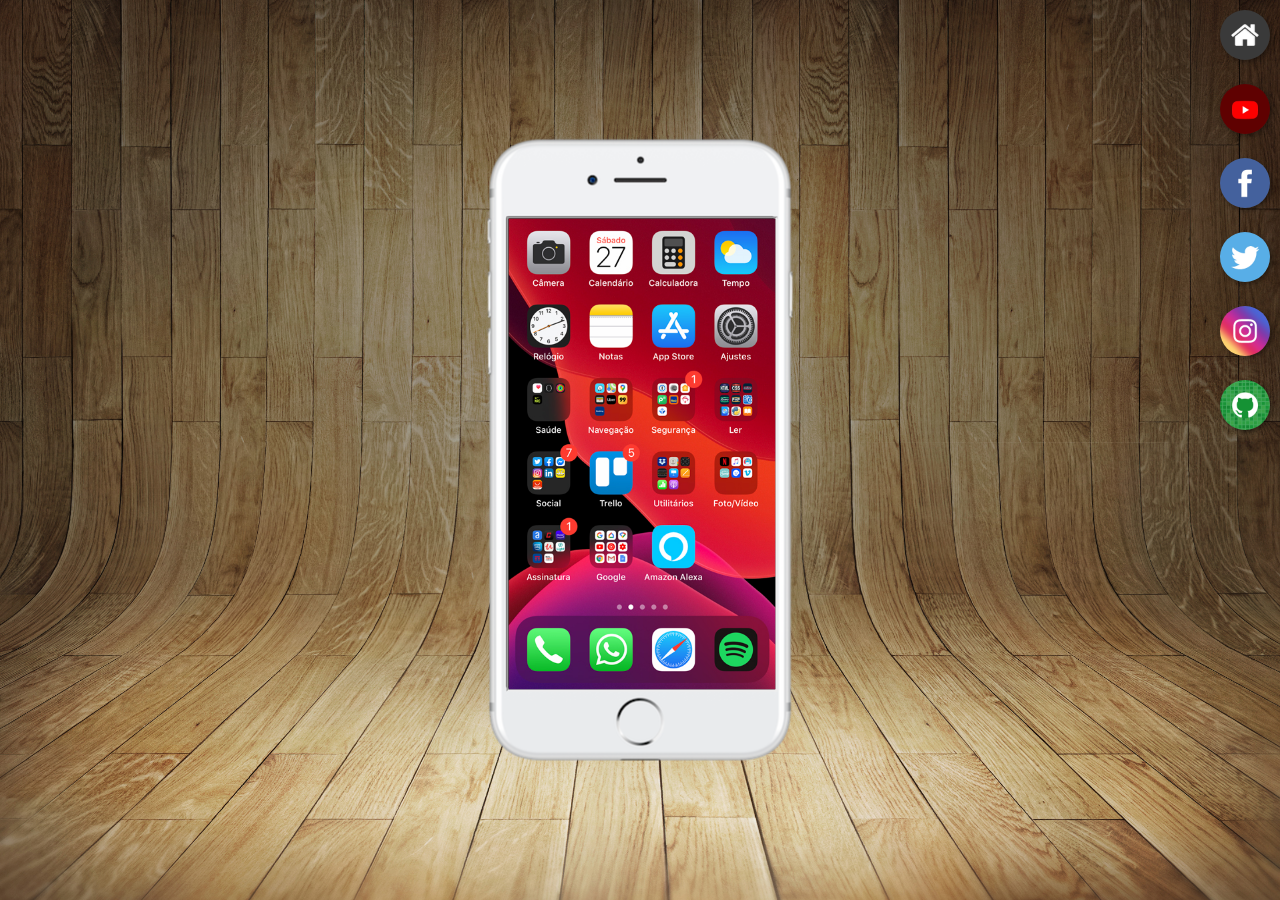
<file: index.html>
<!DOCTYPE html>
<html lang="pr-br">
<head>
    <meta charset="UTF-8">
    <meta http-equiv="X-UA-Compatible" content="IE=edge">
    <meta name="viewport" content="width=device-width, initial-scale=1.0">
    <title>Redes Socias</title>
    <link rel="shortcut icon" href="imagens/favicon.ico" type="image/x-icon">
    <link rel="stylesheet" href="styles/style.css">
</head>
<body>
    <main>
        <section id="telefone">
            <iframe src="home.html" name="tela" id="tela">
                Seu navegador não é compatível com esse recurso.
            </iframe>

        </section>
        <section id="redes-sociais">
            <a href="home.html" target="tela"><img src="imagens/logo-home.jpg" alt=""></a> <br>
            <a href="youtube.html" target="tela"><img src="imagens/logo-youtube.jpg" alt=""></a> <br>
            <a href="facebook.html" target="tela"><img src="imagens/logo-facebook.jpg" alt=""></a> <br>
            <a href="twitter.html" target="tela"><img src="imagens/logo-twitter.jpg" alt=""></a> <br>
            <a href="instagram.html" target="tela"><img src="imagens/logo-instagram.jpg" alt=""></a> <br>
            <a href="github.html" target="tela"><img src="imagens/logo-github.jpg" alt=""></a>
        </section>
    </main>
</body>
</html>
</file>
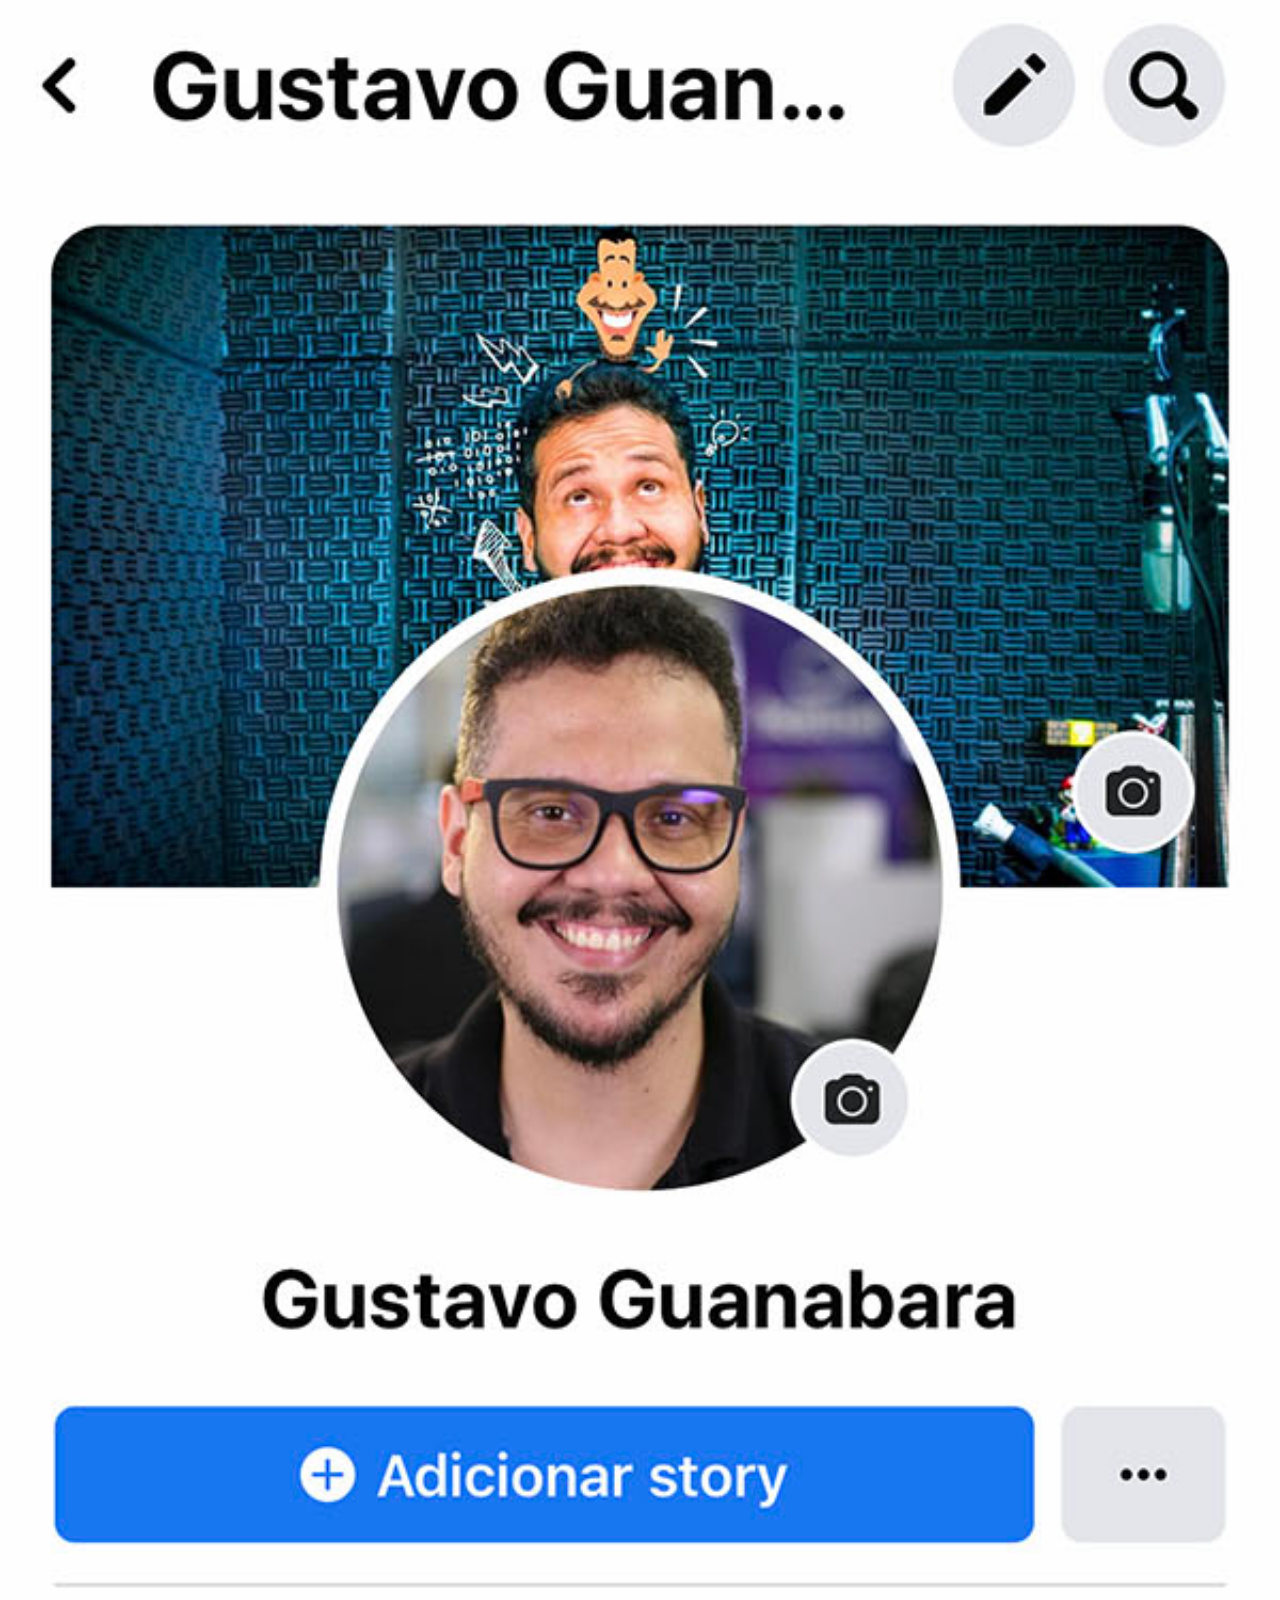
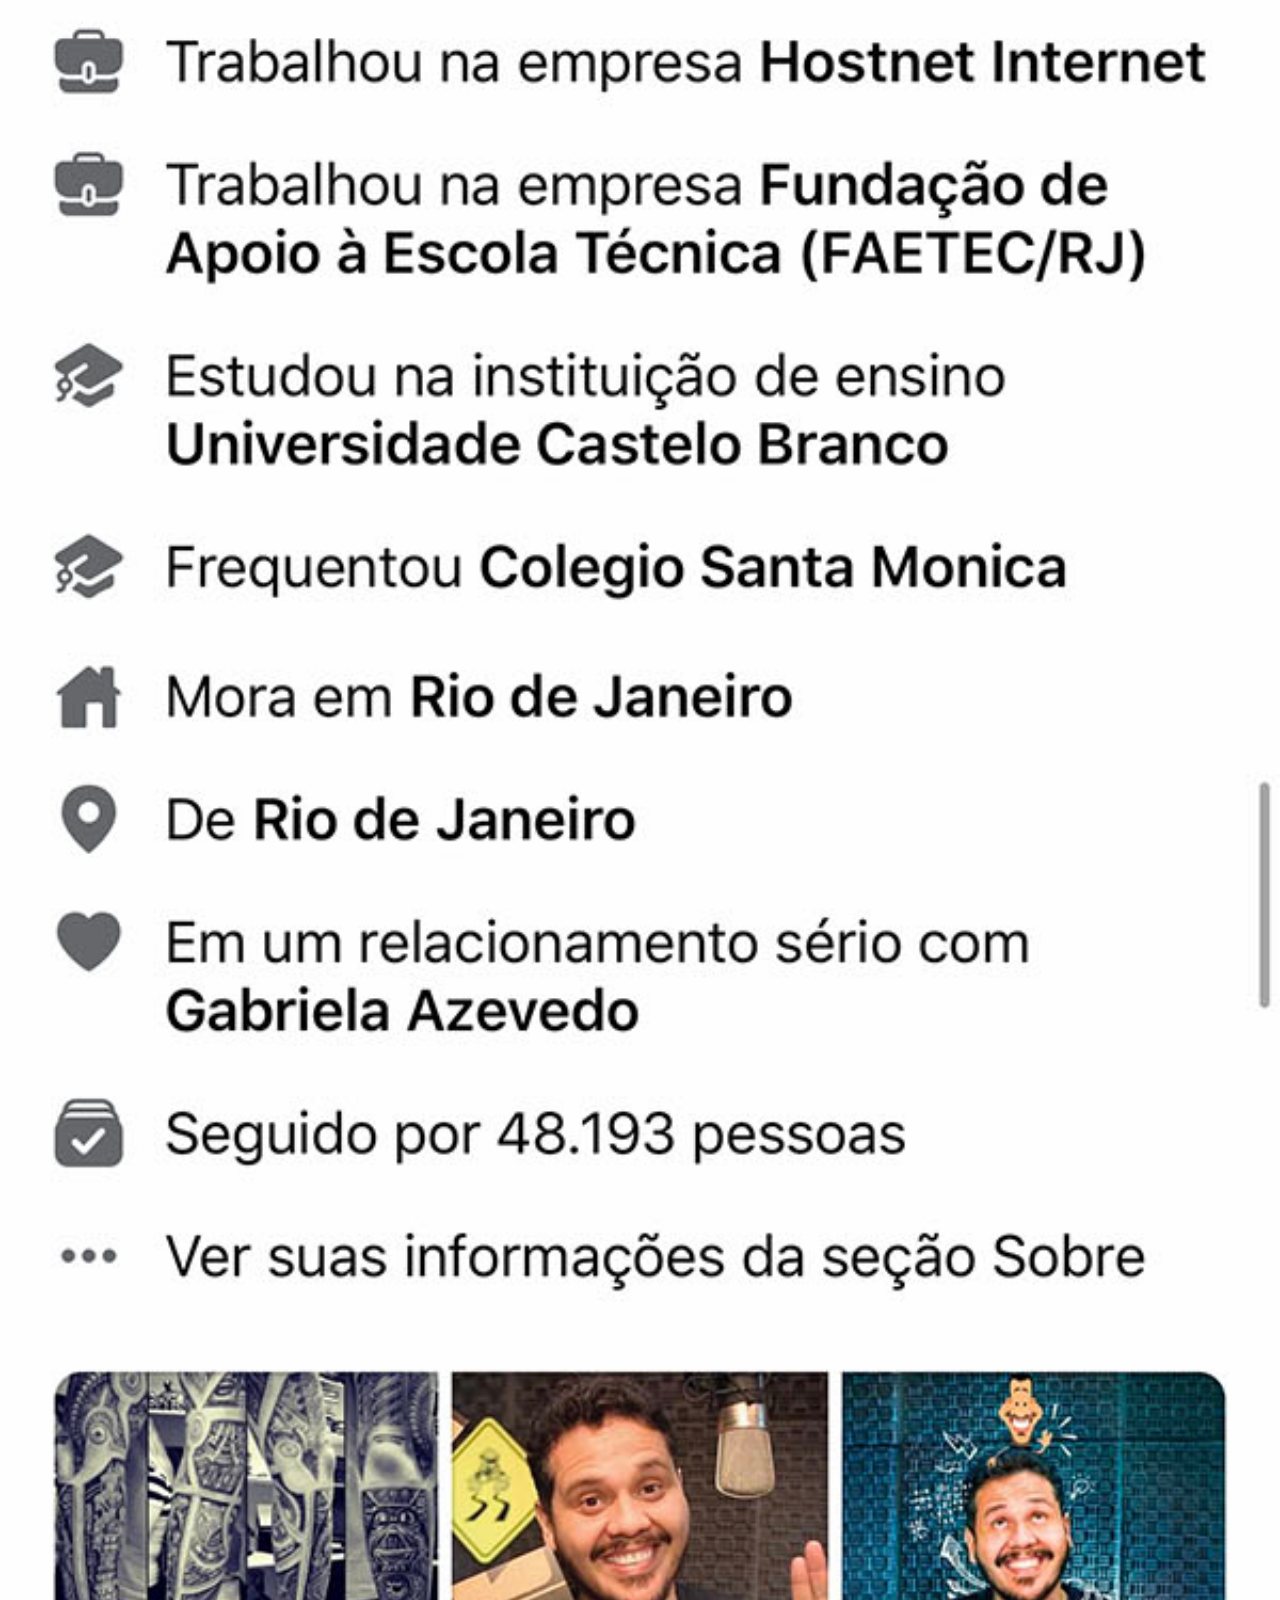
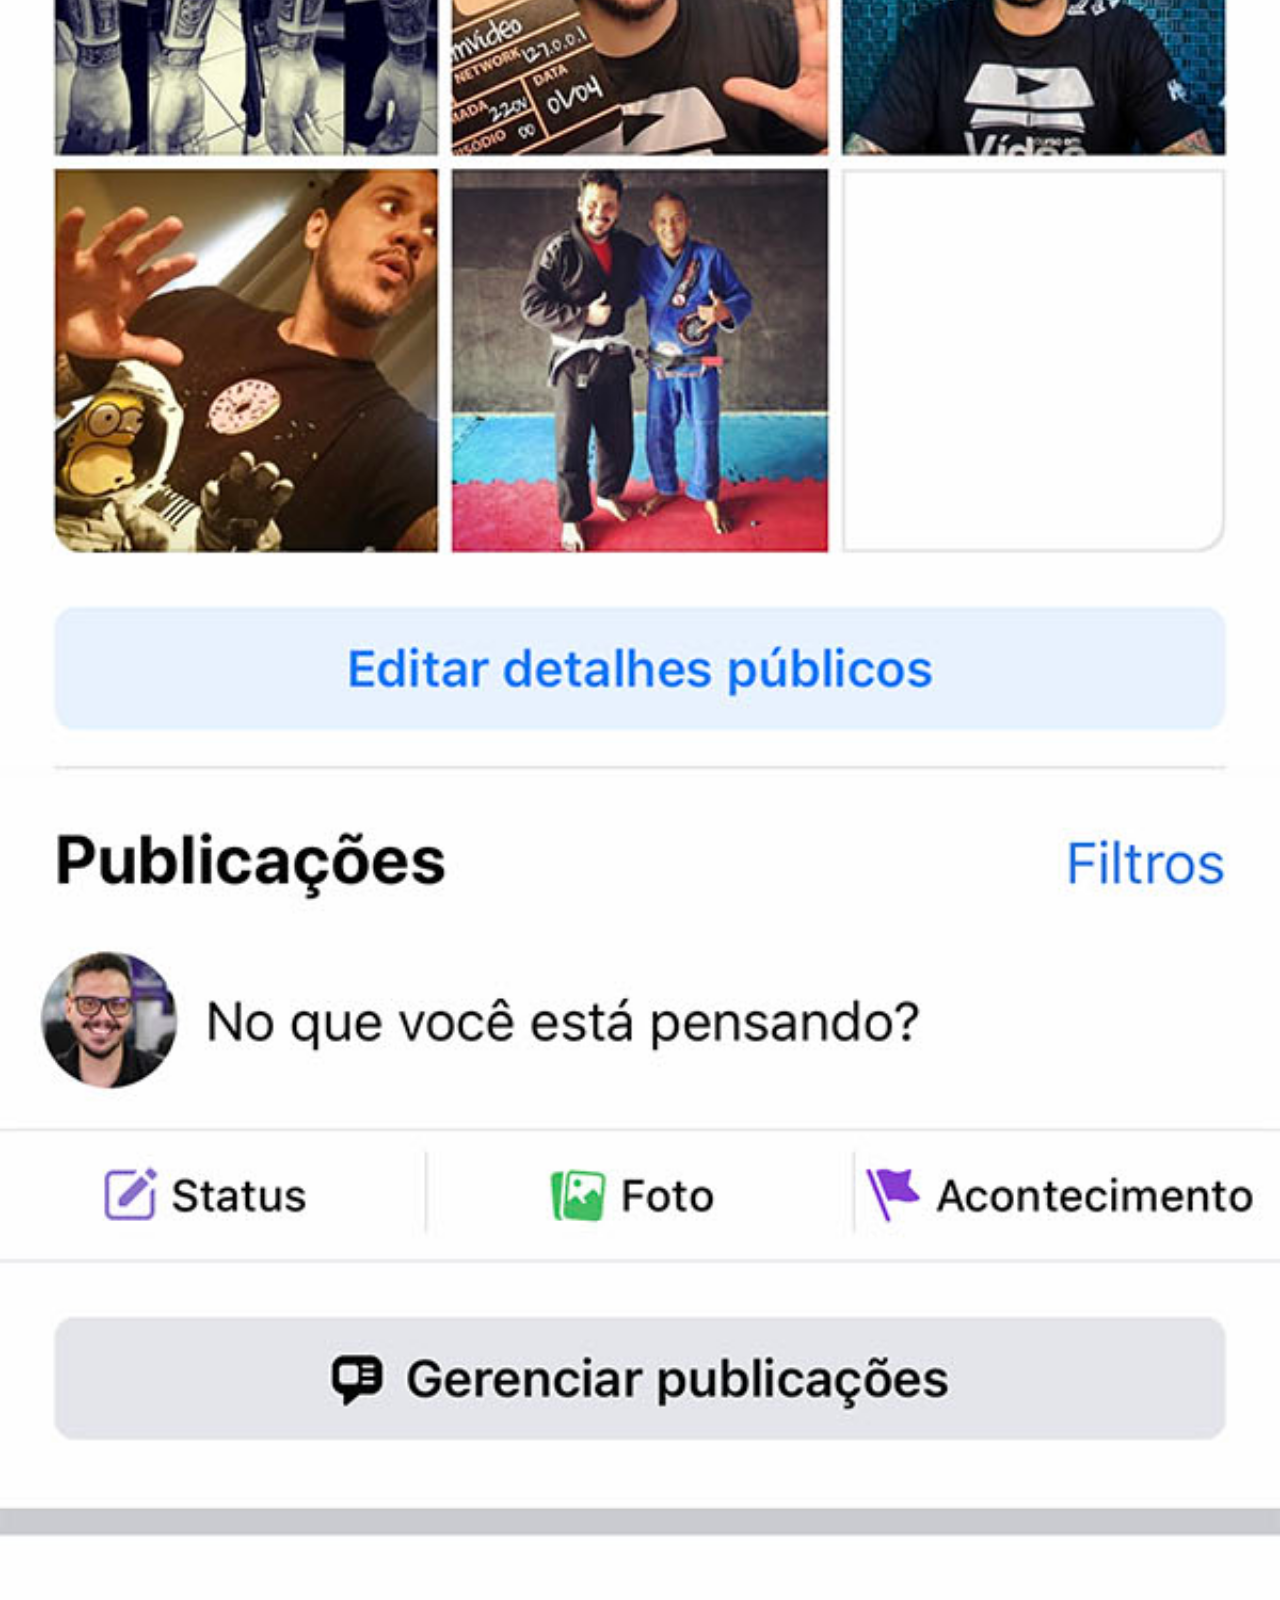
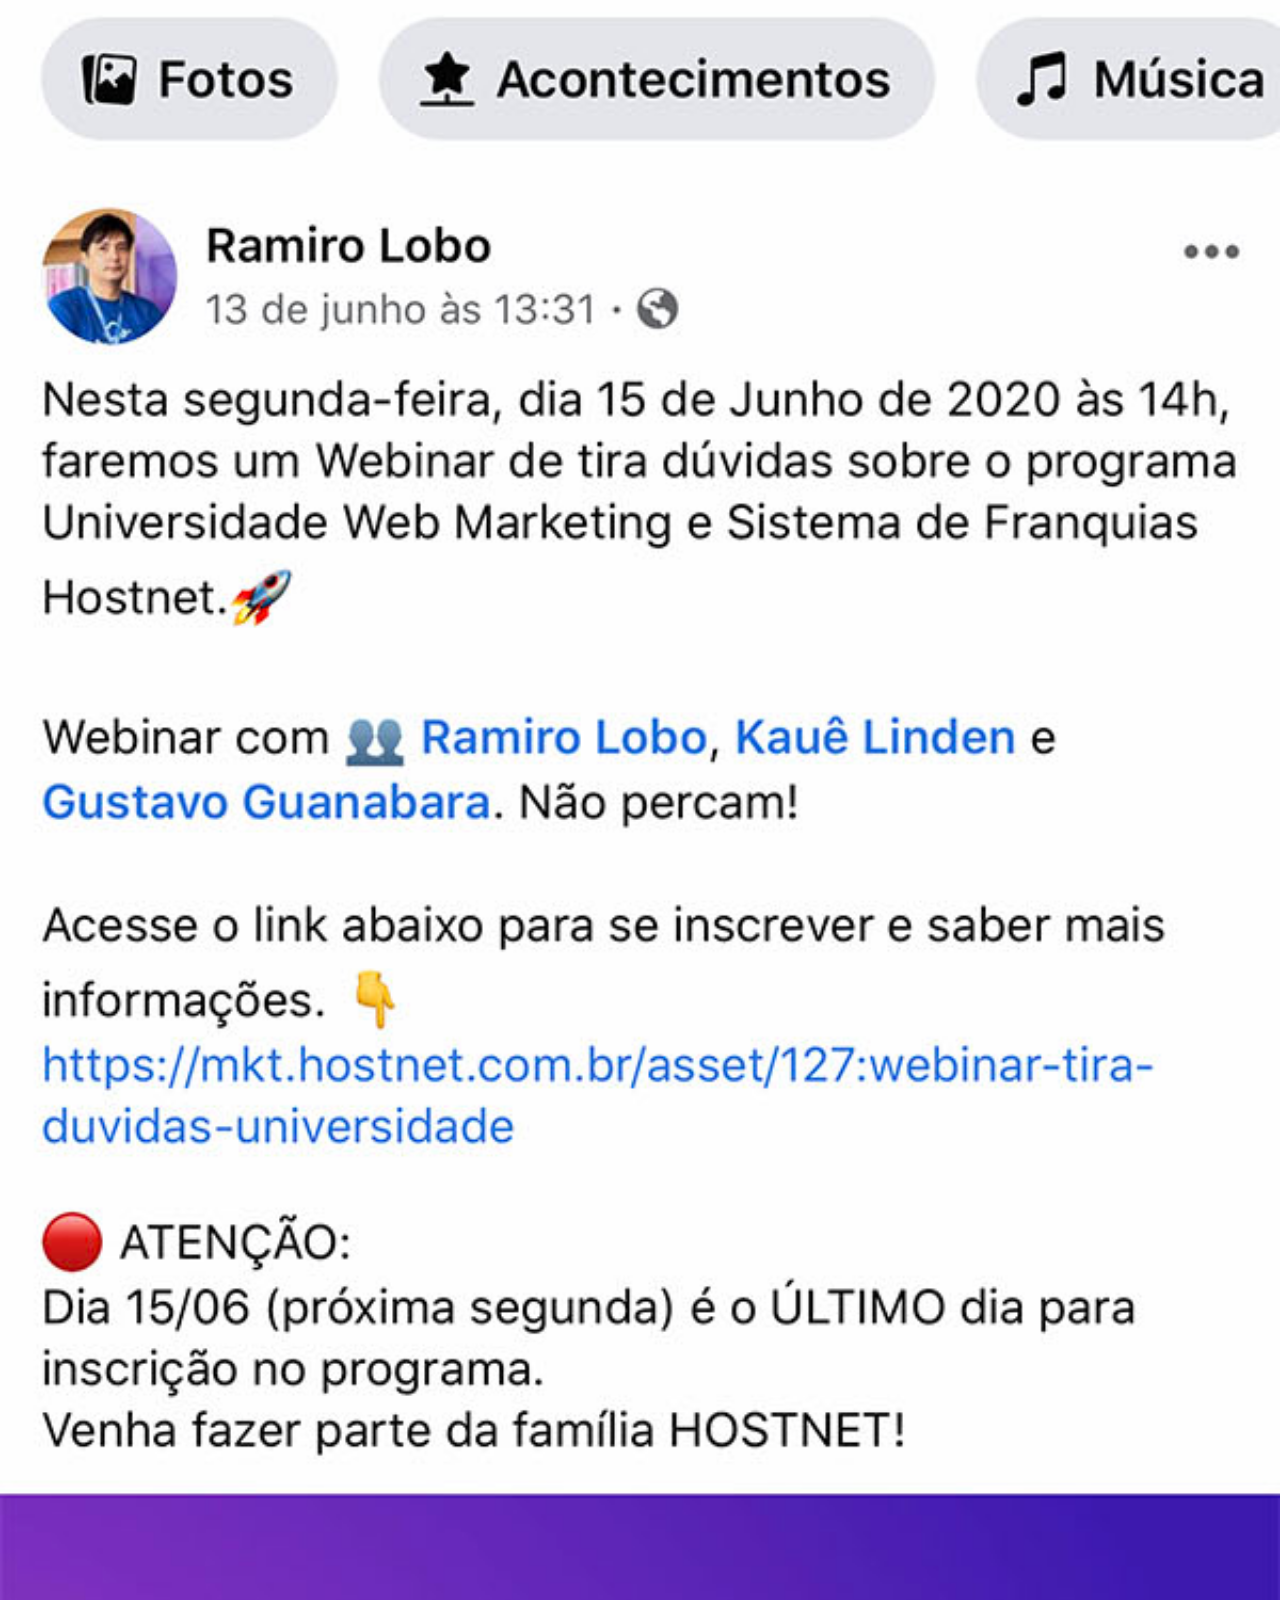
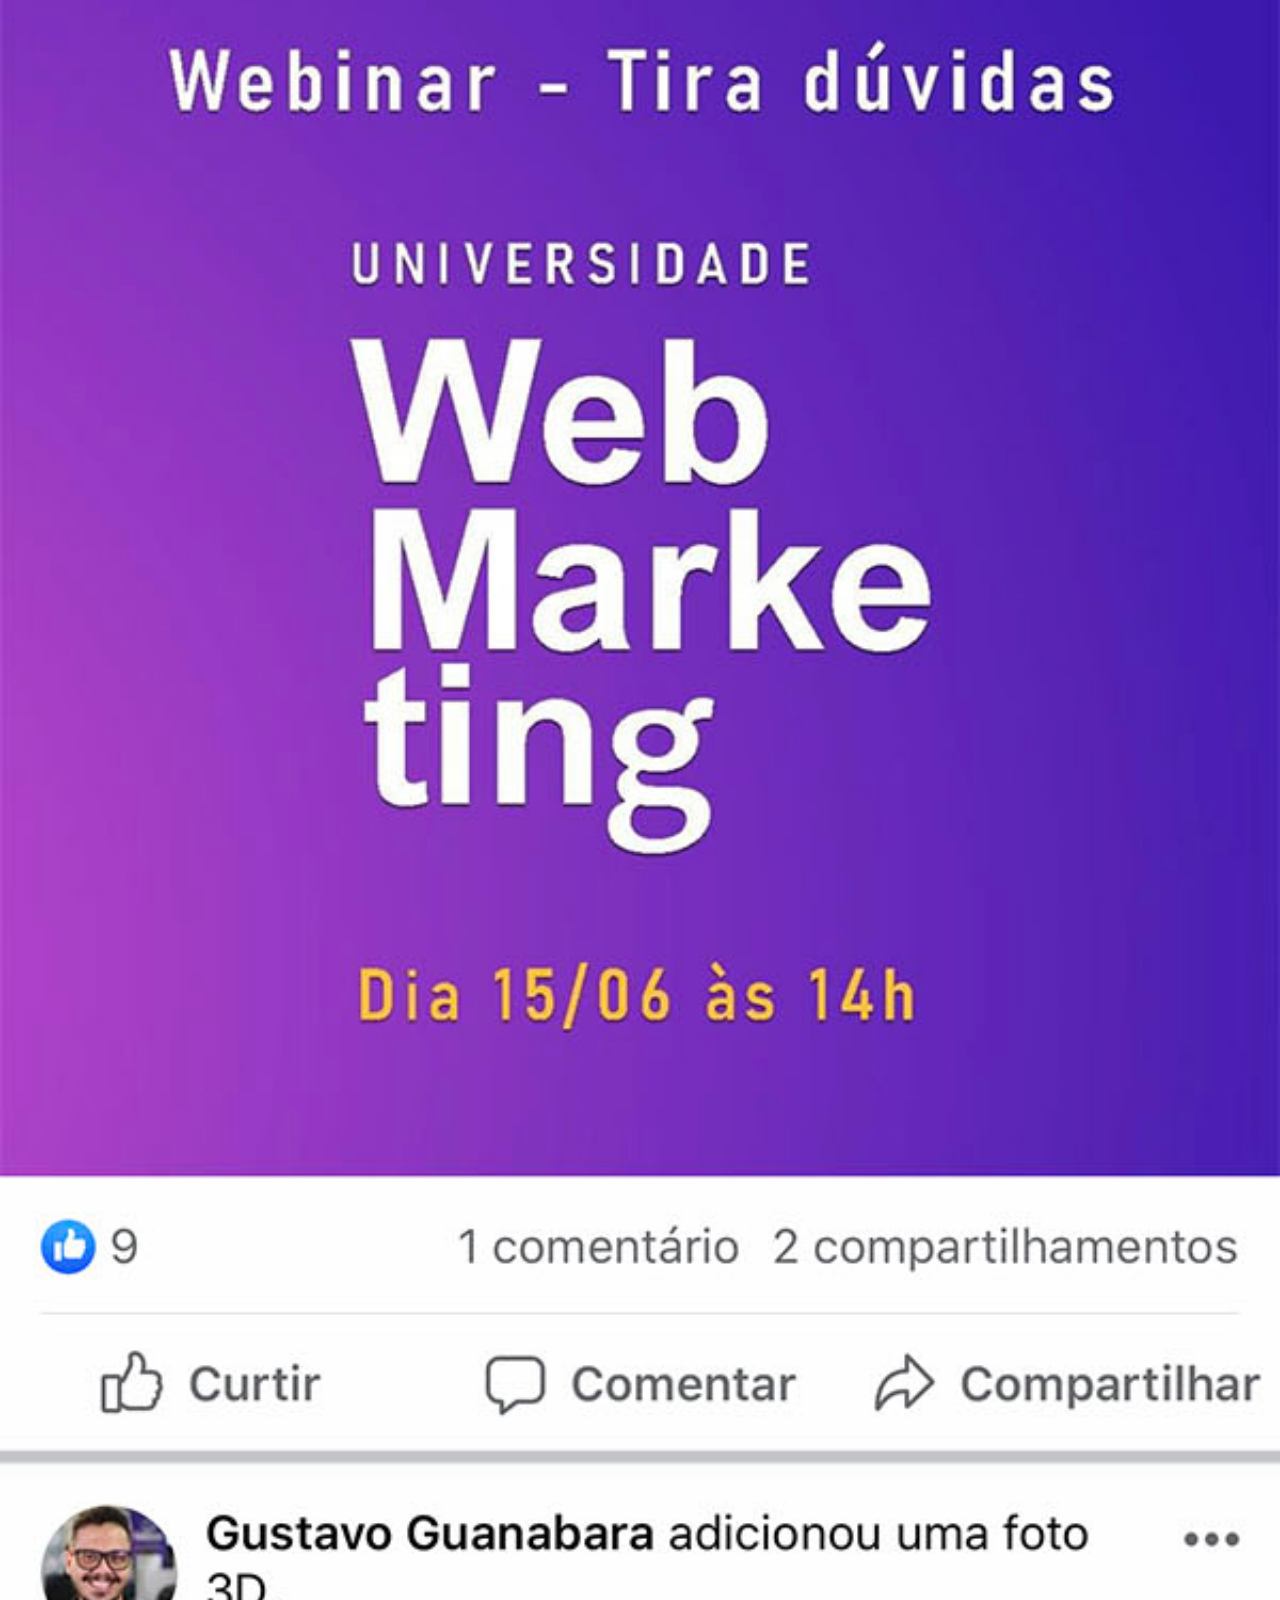
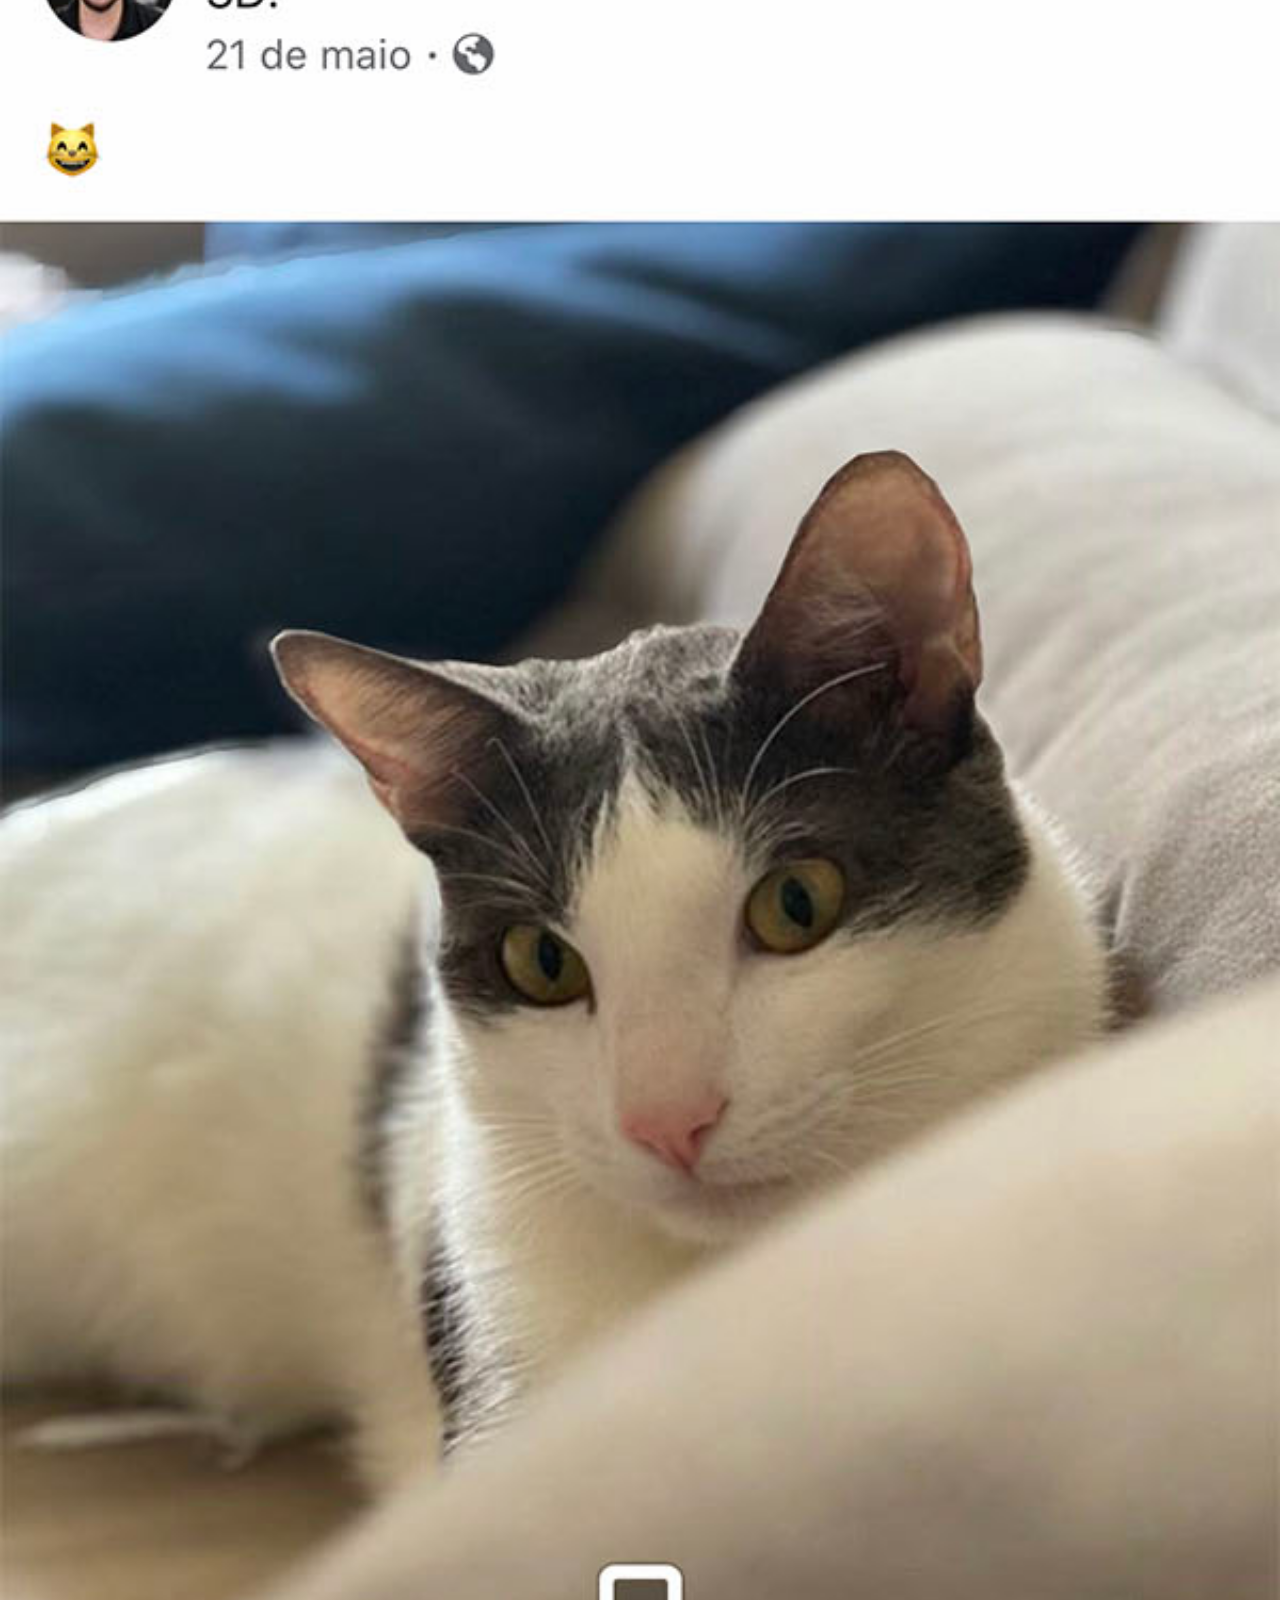
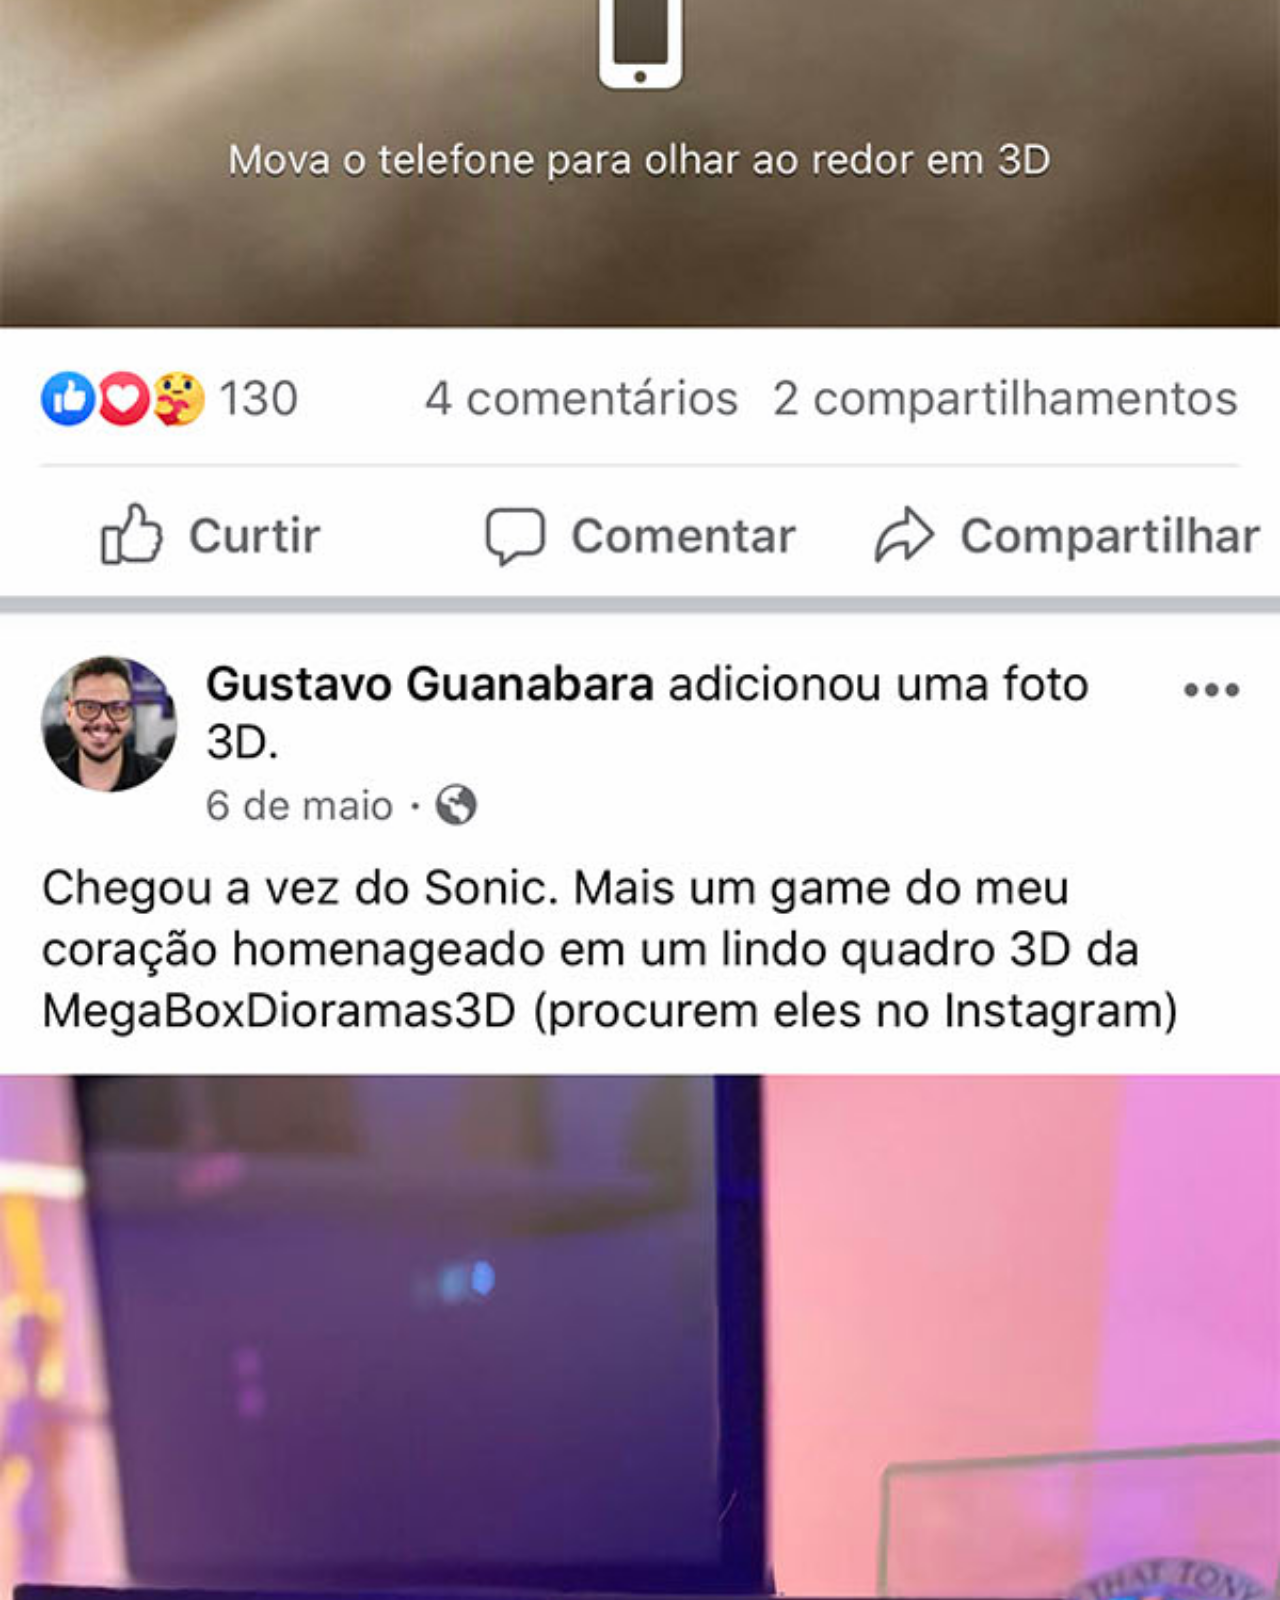
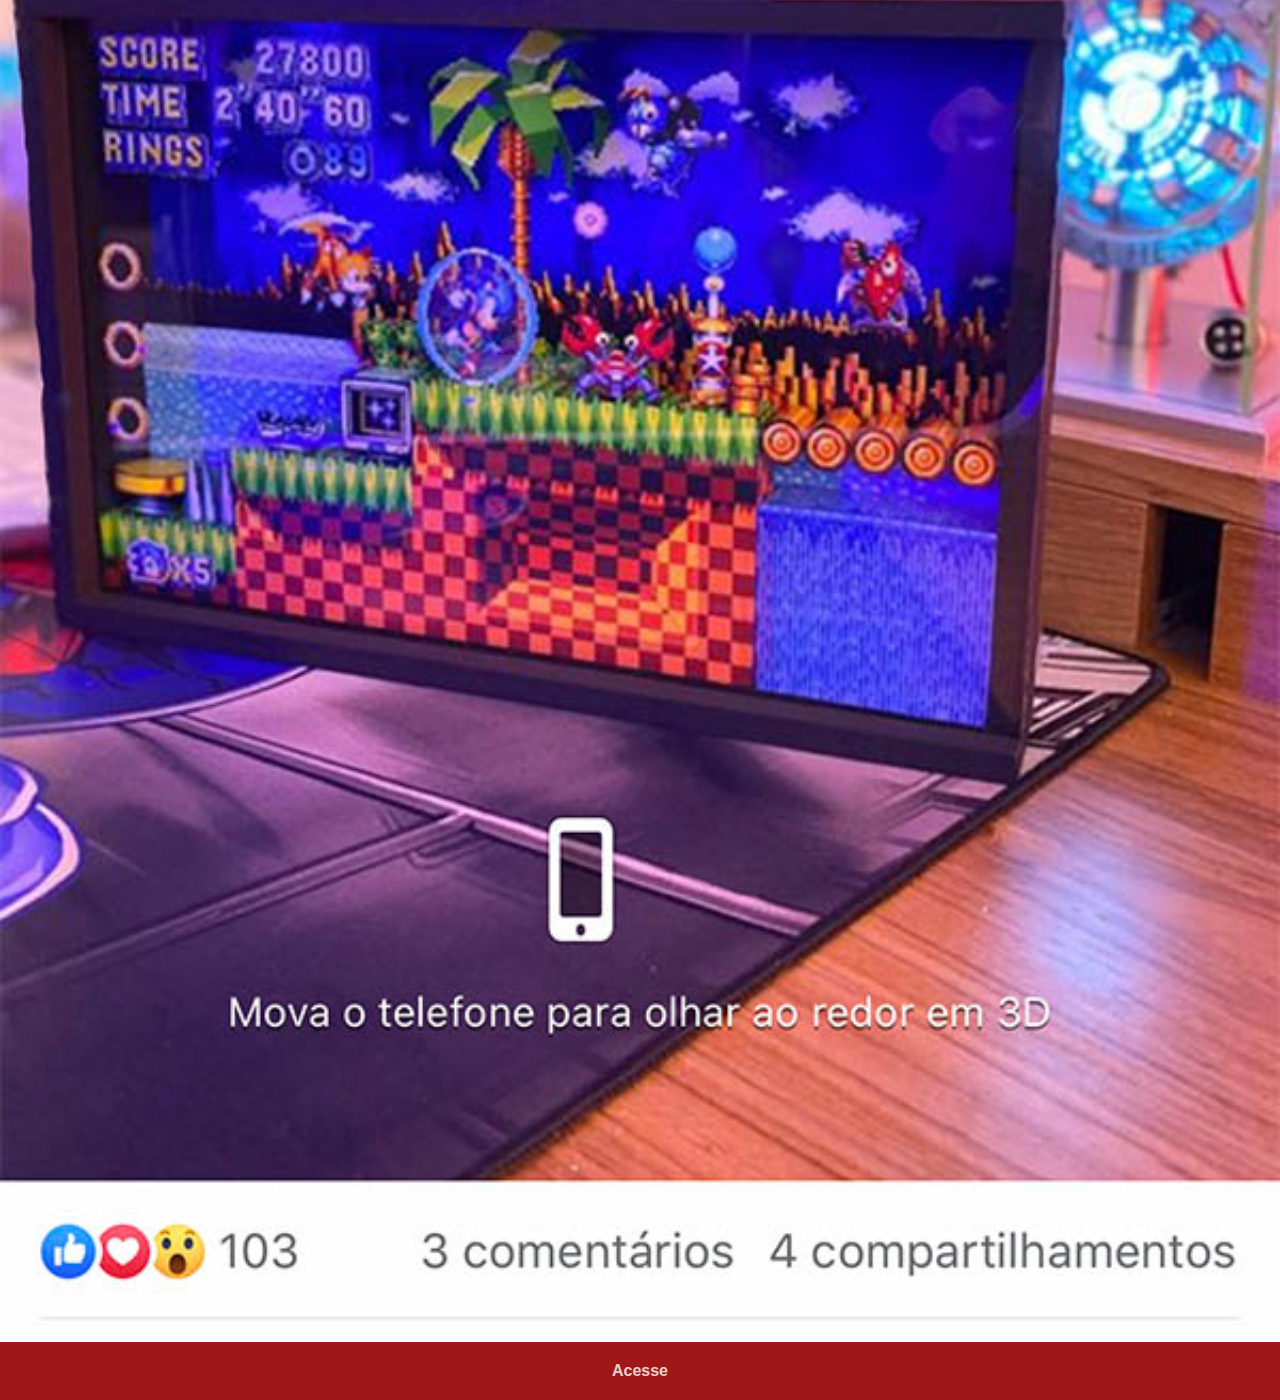
<file: facebook.html>
<!DOCTYPE html>
<html lang="pt-br">
<head>
    <meta charset="UTF-8">
    <meta http-equiv="X-UA-Compatible" content="IE=edge">
    <meta name="viewport" content="width=device-width, initial-scale=1.0">
    <title>Facebook</title>
    <link rel="stylesheet" href="styles/pages.css">
</head>
<body>
    <img src="imagens/tela-facebook.jpg" alt="Facebook Gustavo Guanabara">
    <a href="https://pt-br.facebook.com/gustavoguanabara/" target="_blank">Acesse</a>
</body>
</html>
</file>
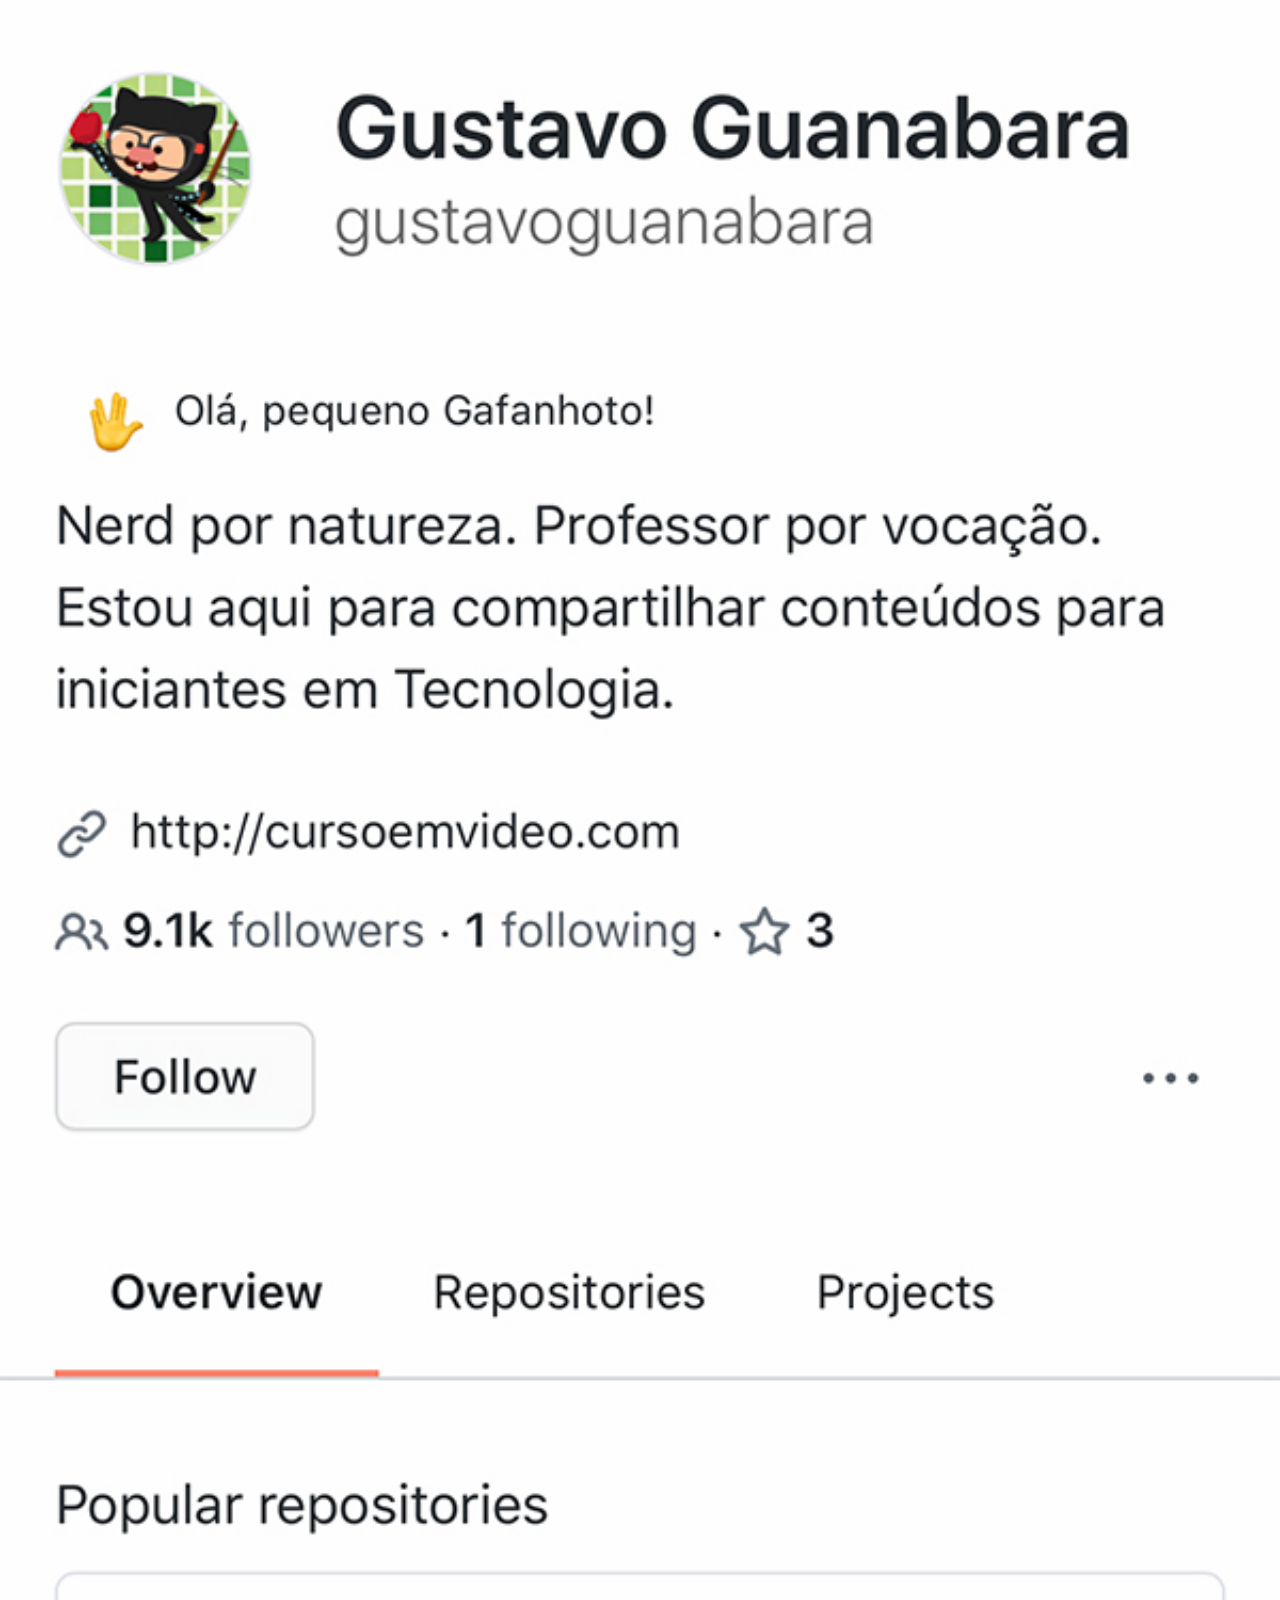
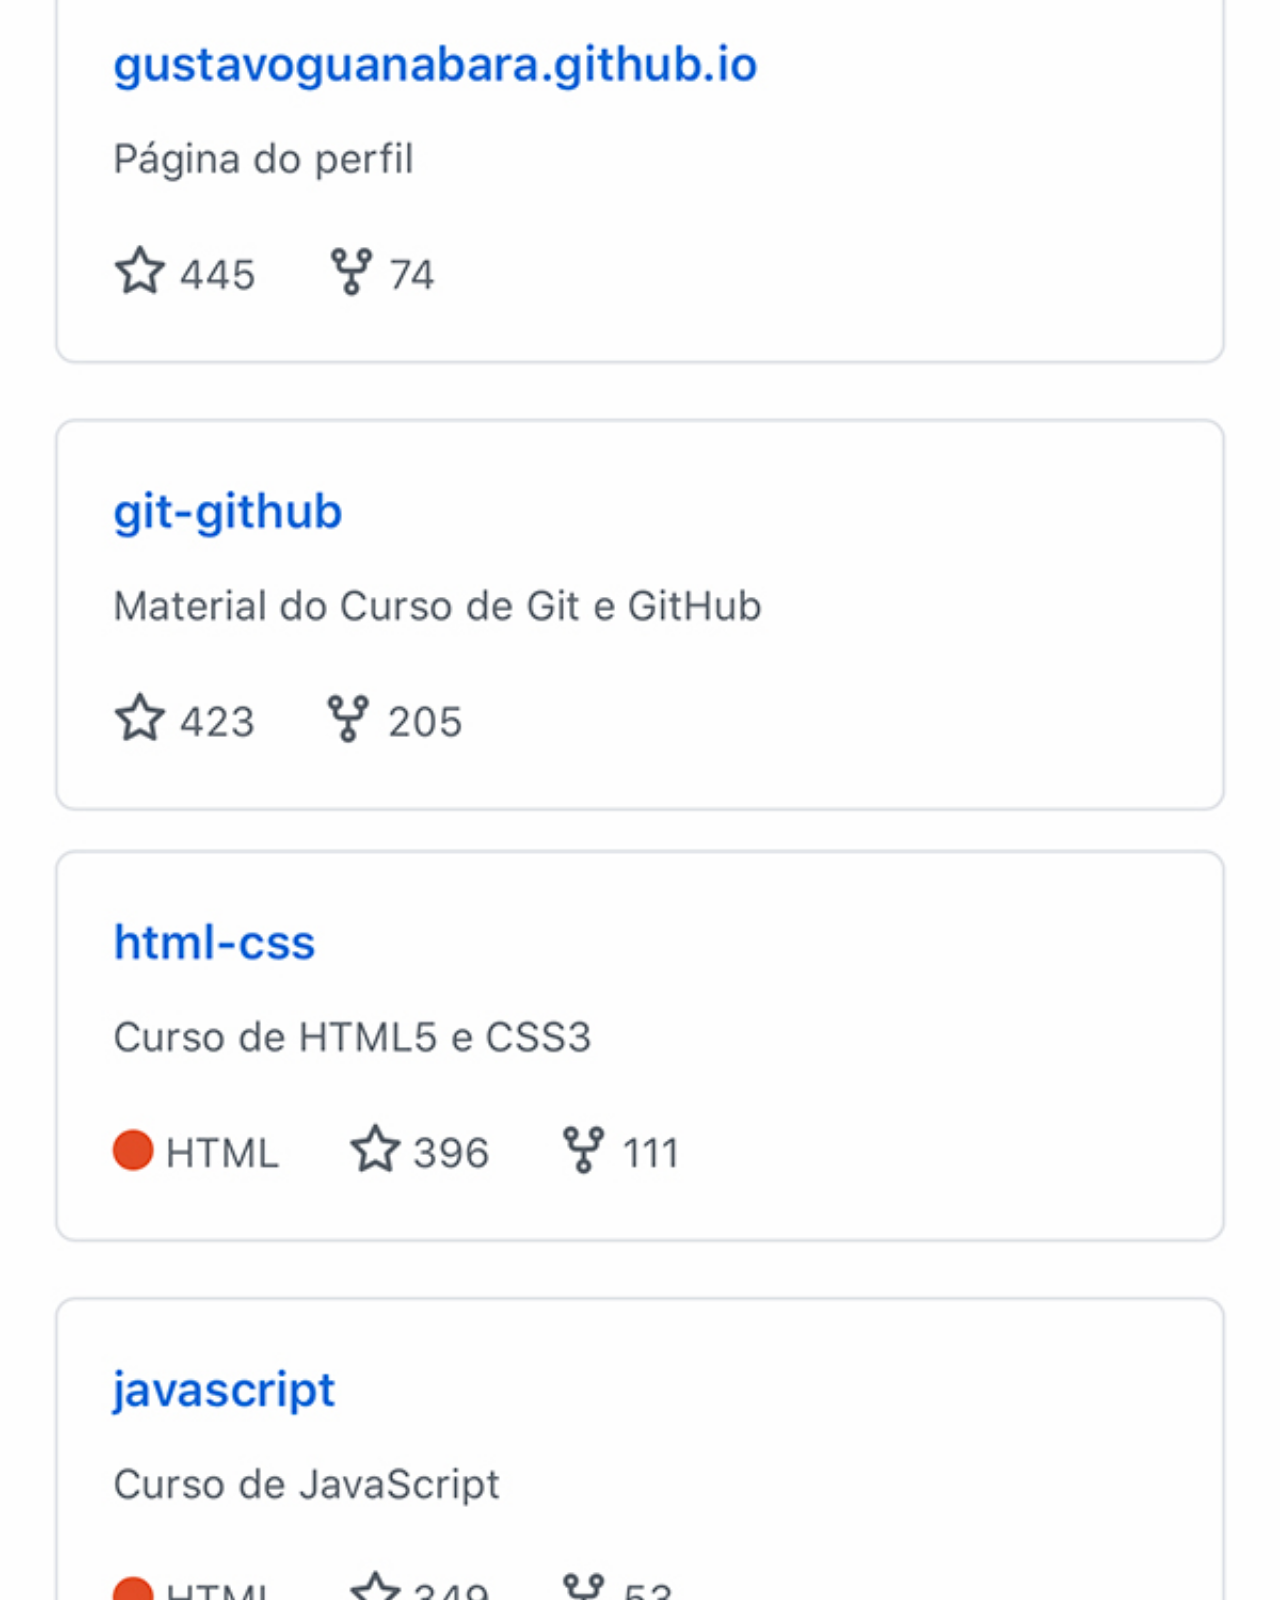
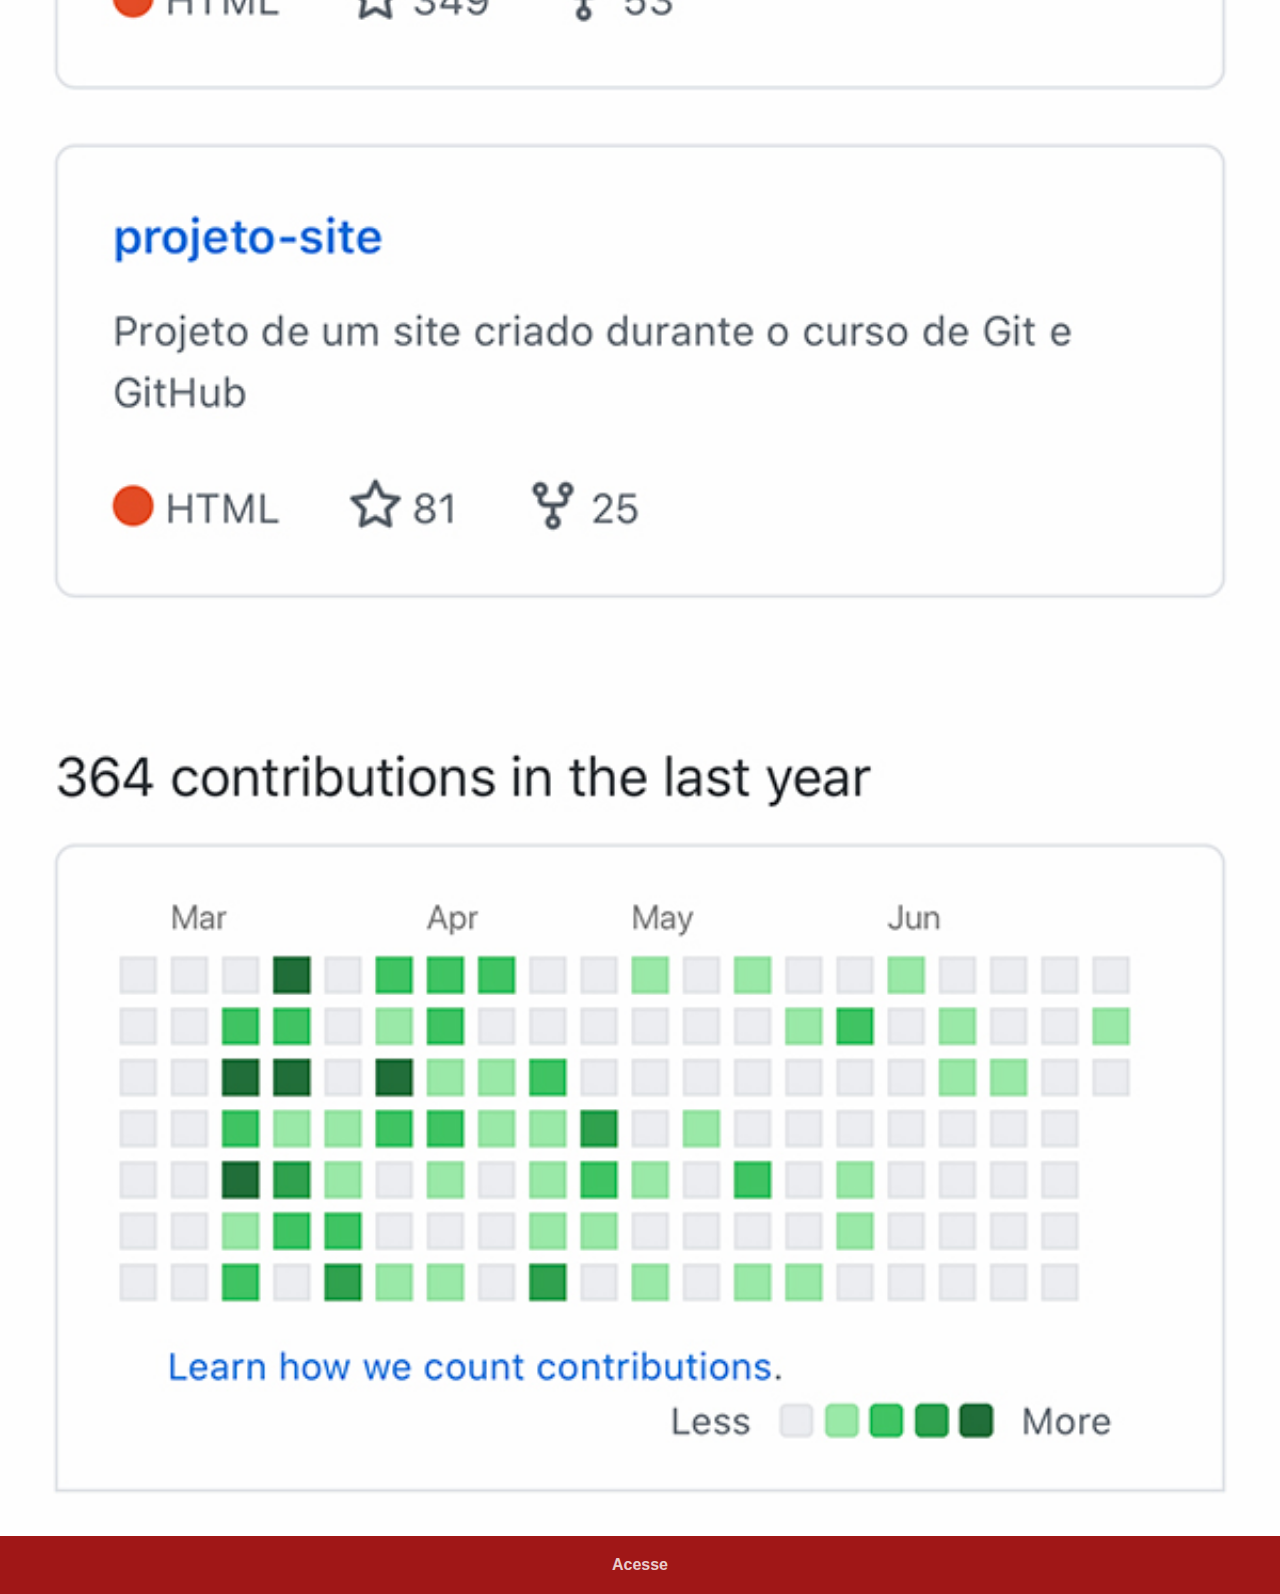
<file: github.html>
<!DOCTYPE html>
<html lang="pt-br">
<head>
    <meta charset="UTF-8">
    <meta http-equiv="X-UA-Compatible" content="IE=edge">
    <meta name="viewport" content="width=device-width, initial-scale=1.0">
    <title>GitHub</title>
    <link rel="stylesheet" href="styles/pages.css">
</head>
<body>
    <img src="imagens/tela-github.jpg" alt="GitHub Gustavo Guanabara">
    <a href="https://gustavoguanabara.github.io/" target="_blank">Acesse</a>
</body>
</html>
</file>
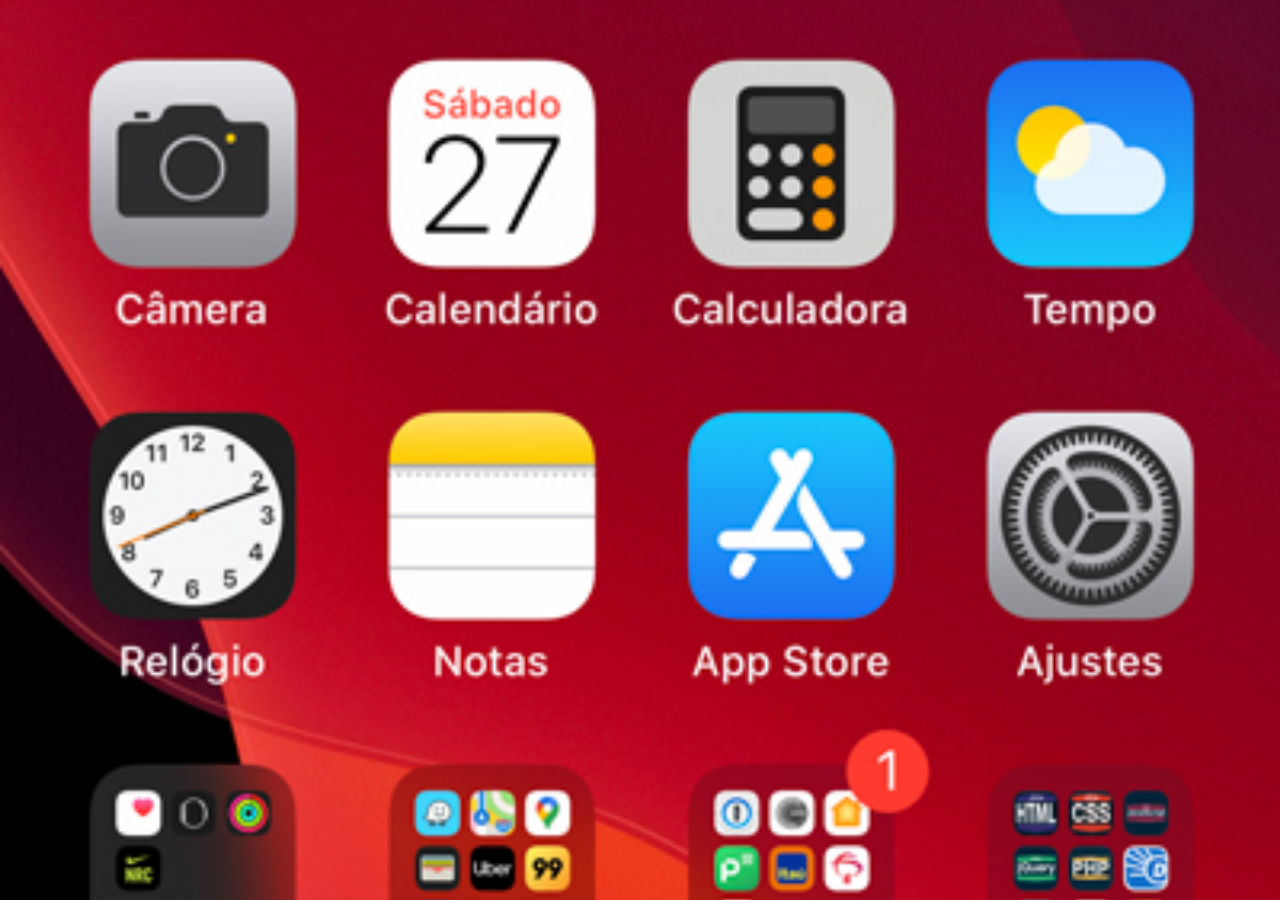
<file: home.html>
<!DOCTYPE html>
<html lang="pt-br">
<head>
    <meta charset="UTF-8">
    <meta http-equiv="X-UA-Compatible" content="IE=edge">
    <meta name="viewport" content="width=device-width, initial-scale=1.0">
    <title>Home</title>
    <style>
        *{
            margin: 0;
            padding: 0;
        }

        body{
            width: 100vw;
            height: 100vh;

            background: black url(imagens/tela-home.jpg) no-repeat top center; 
            background-size: cover;
        }
    </style>
</head>
<body>
    
</body>
</html>
</file>
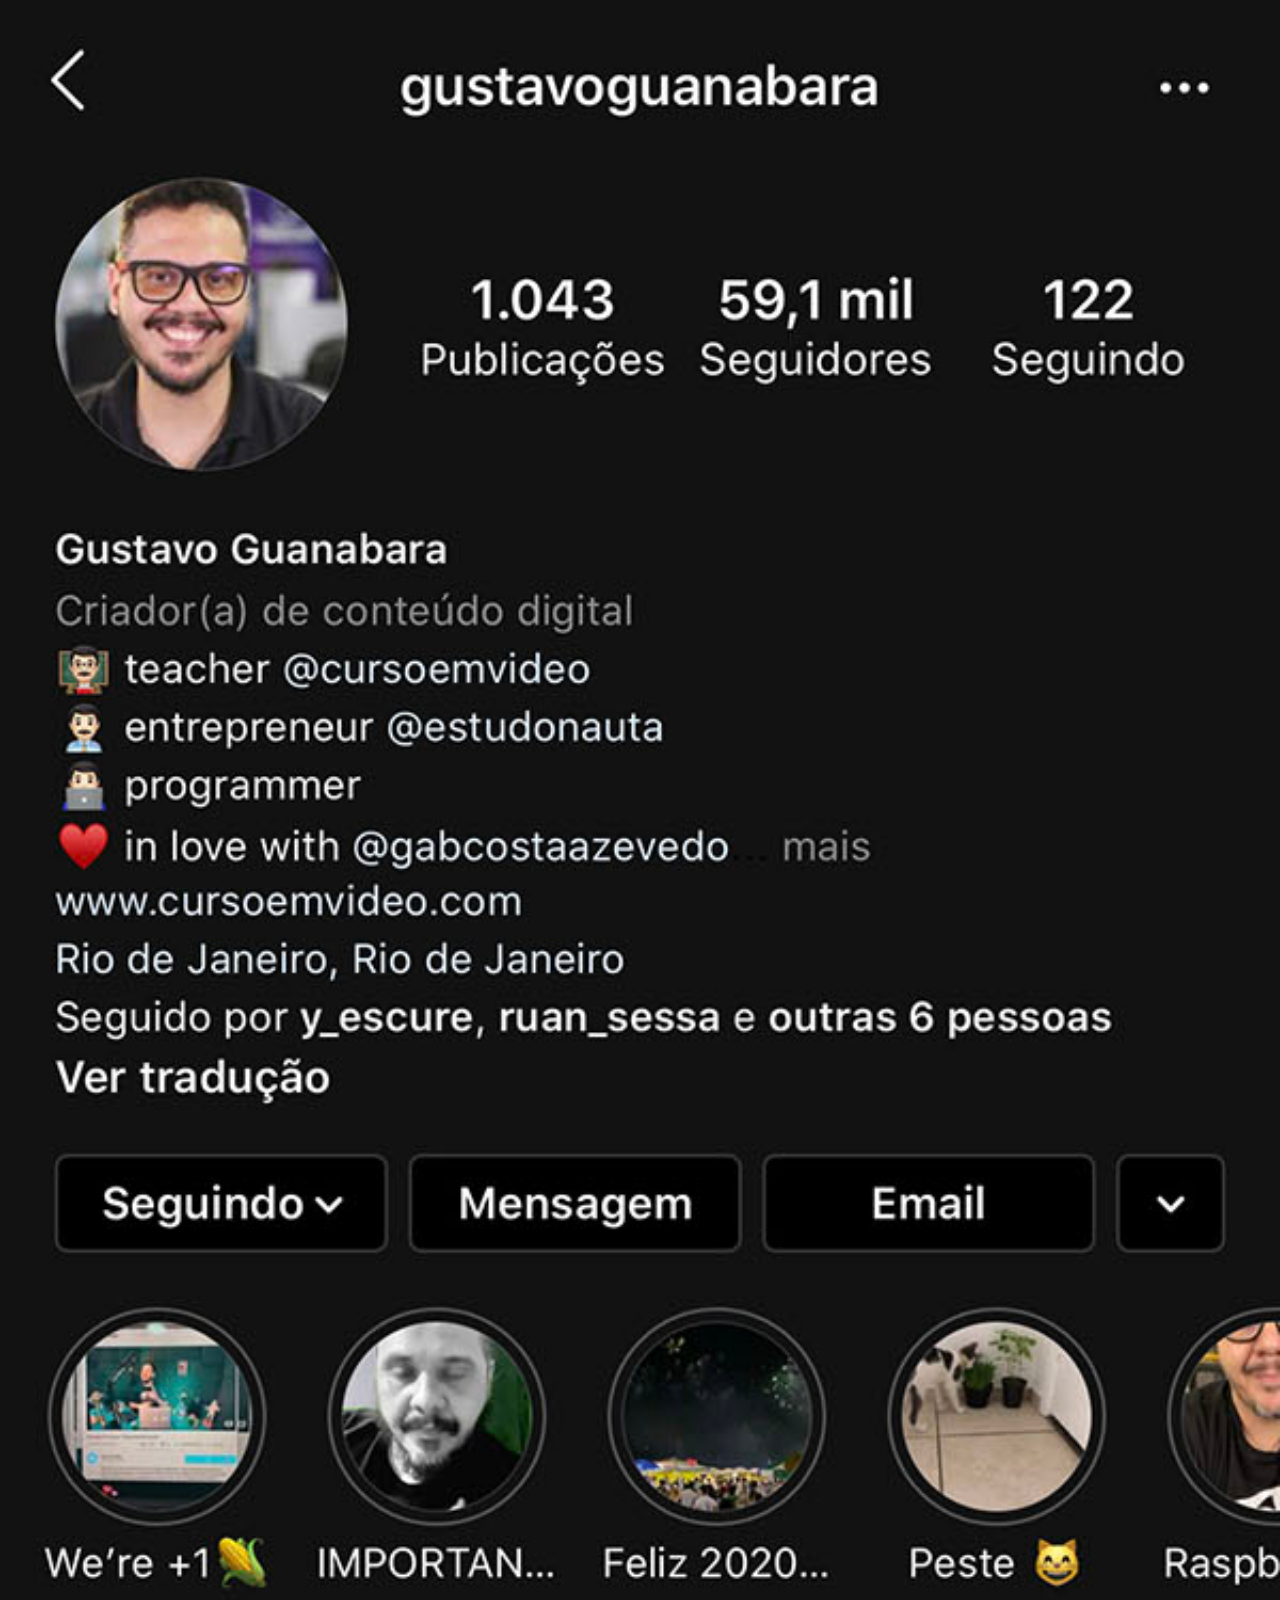
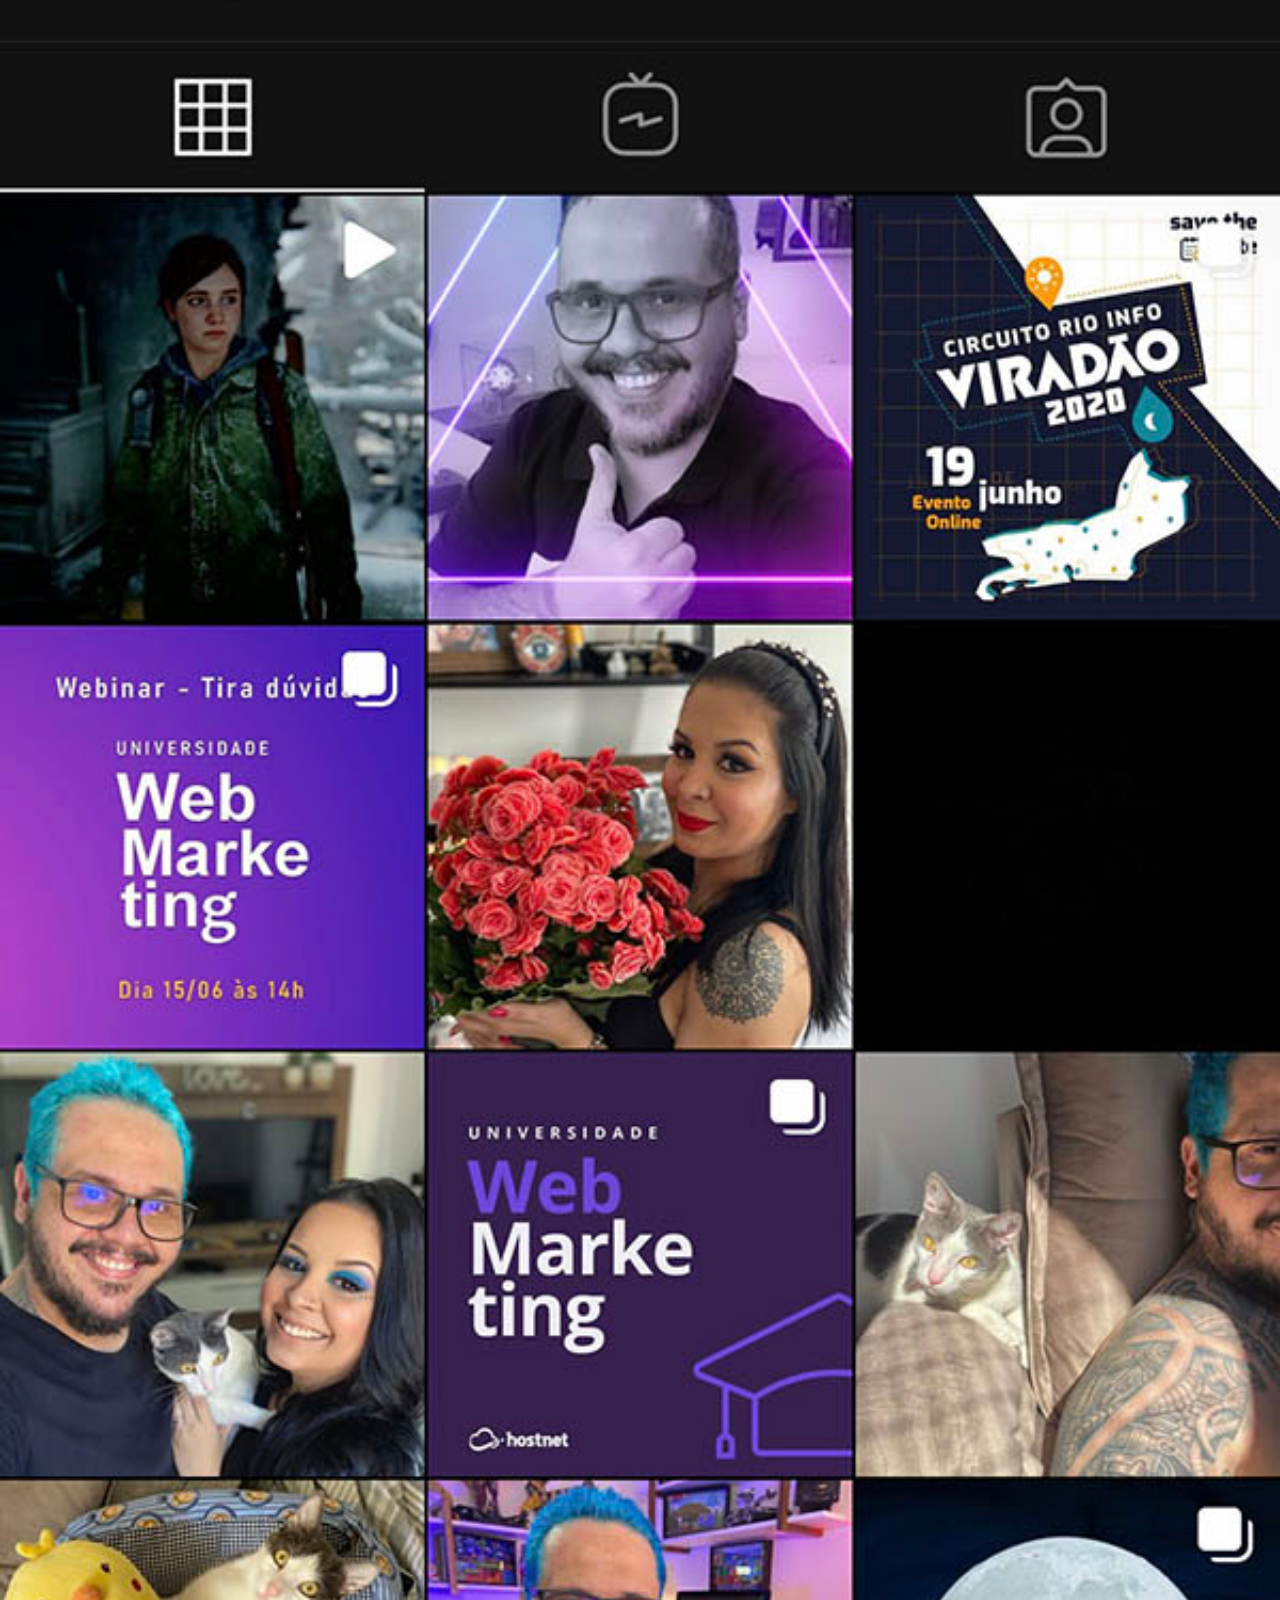
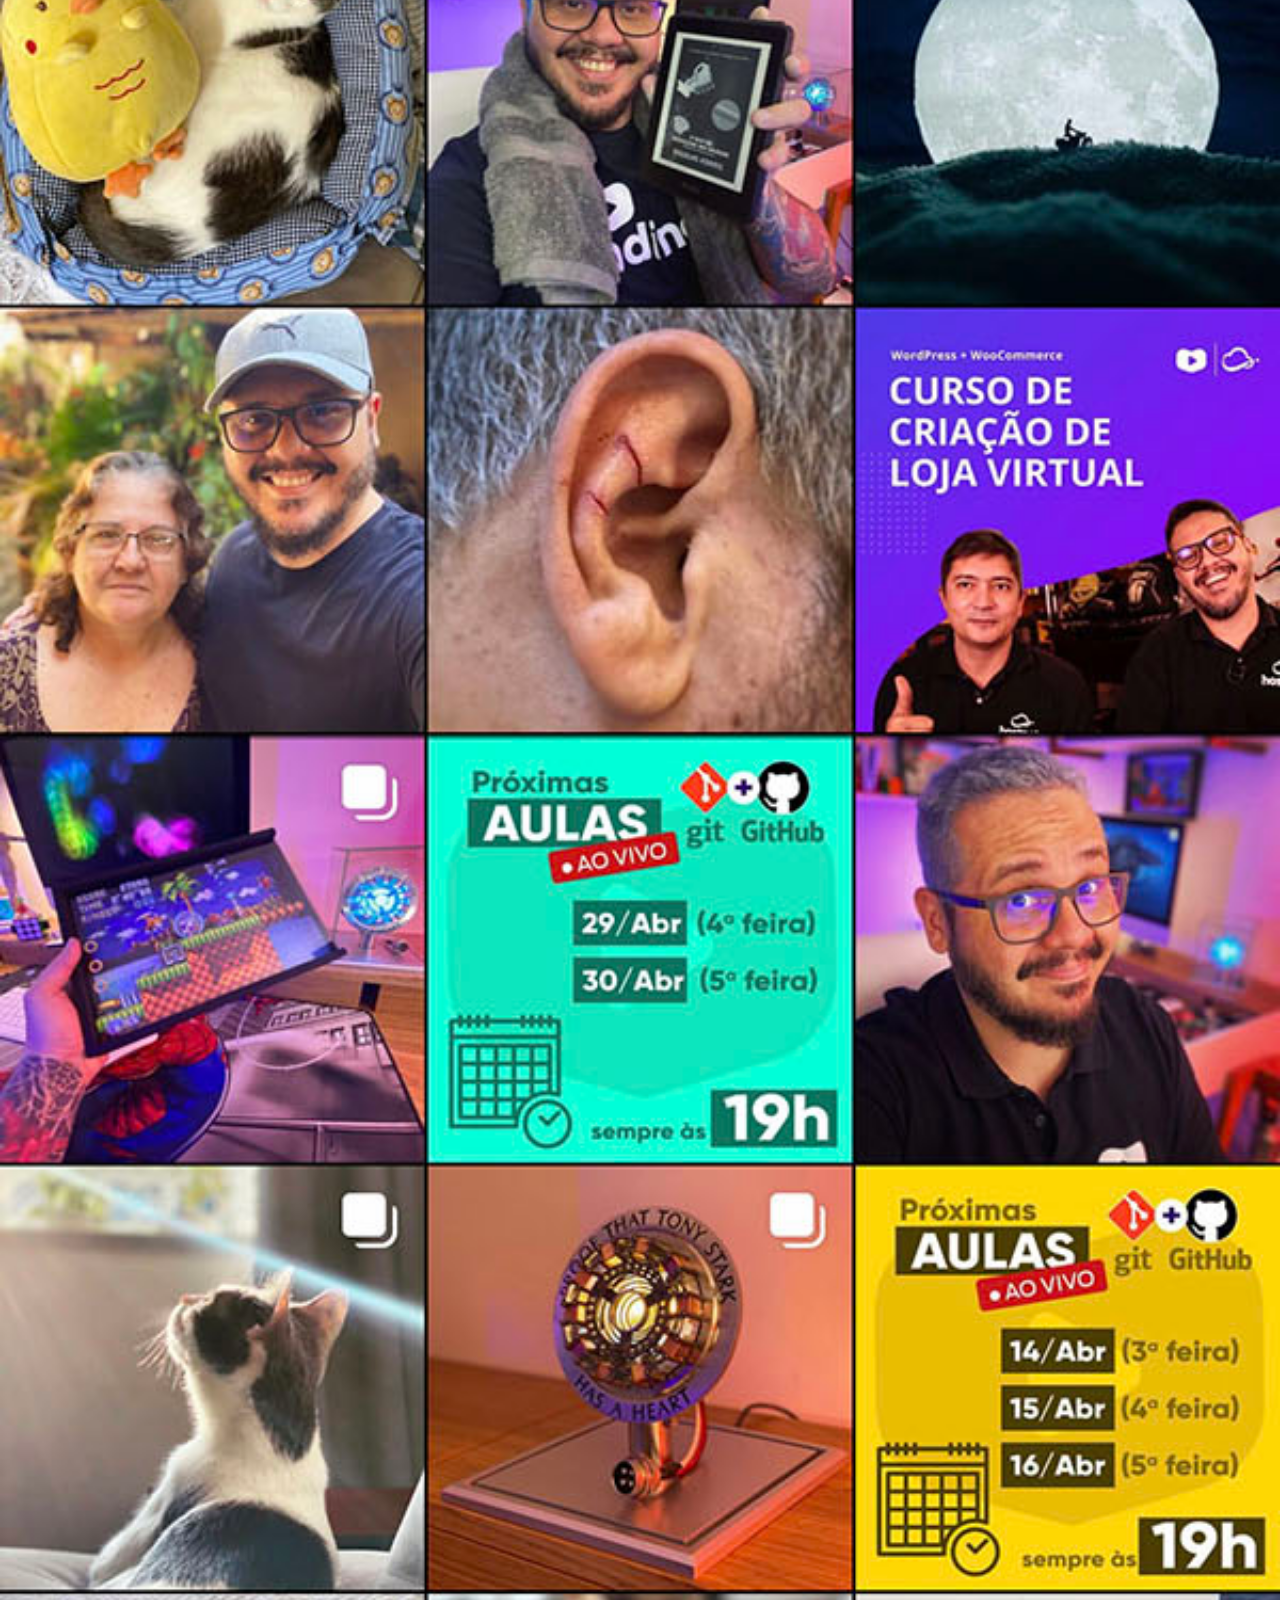
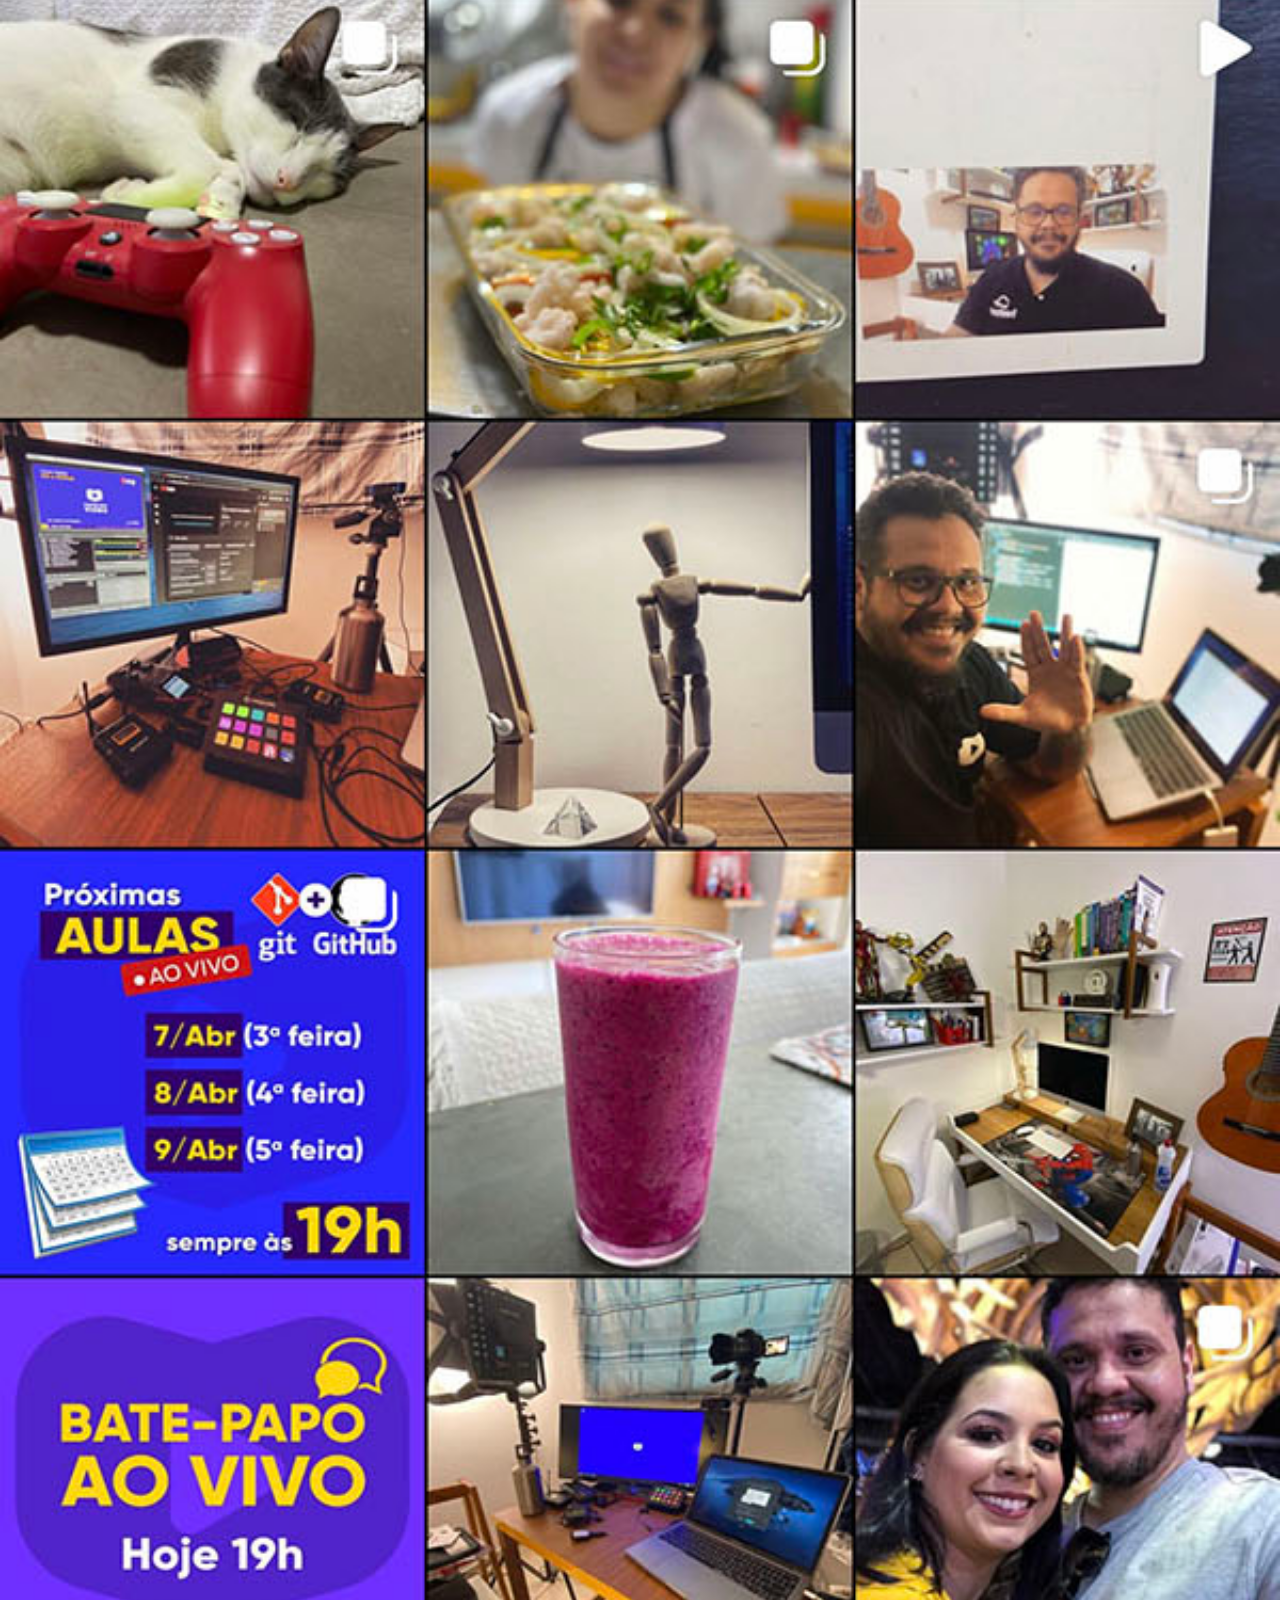
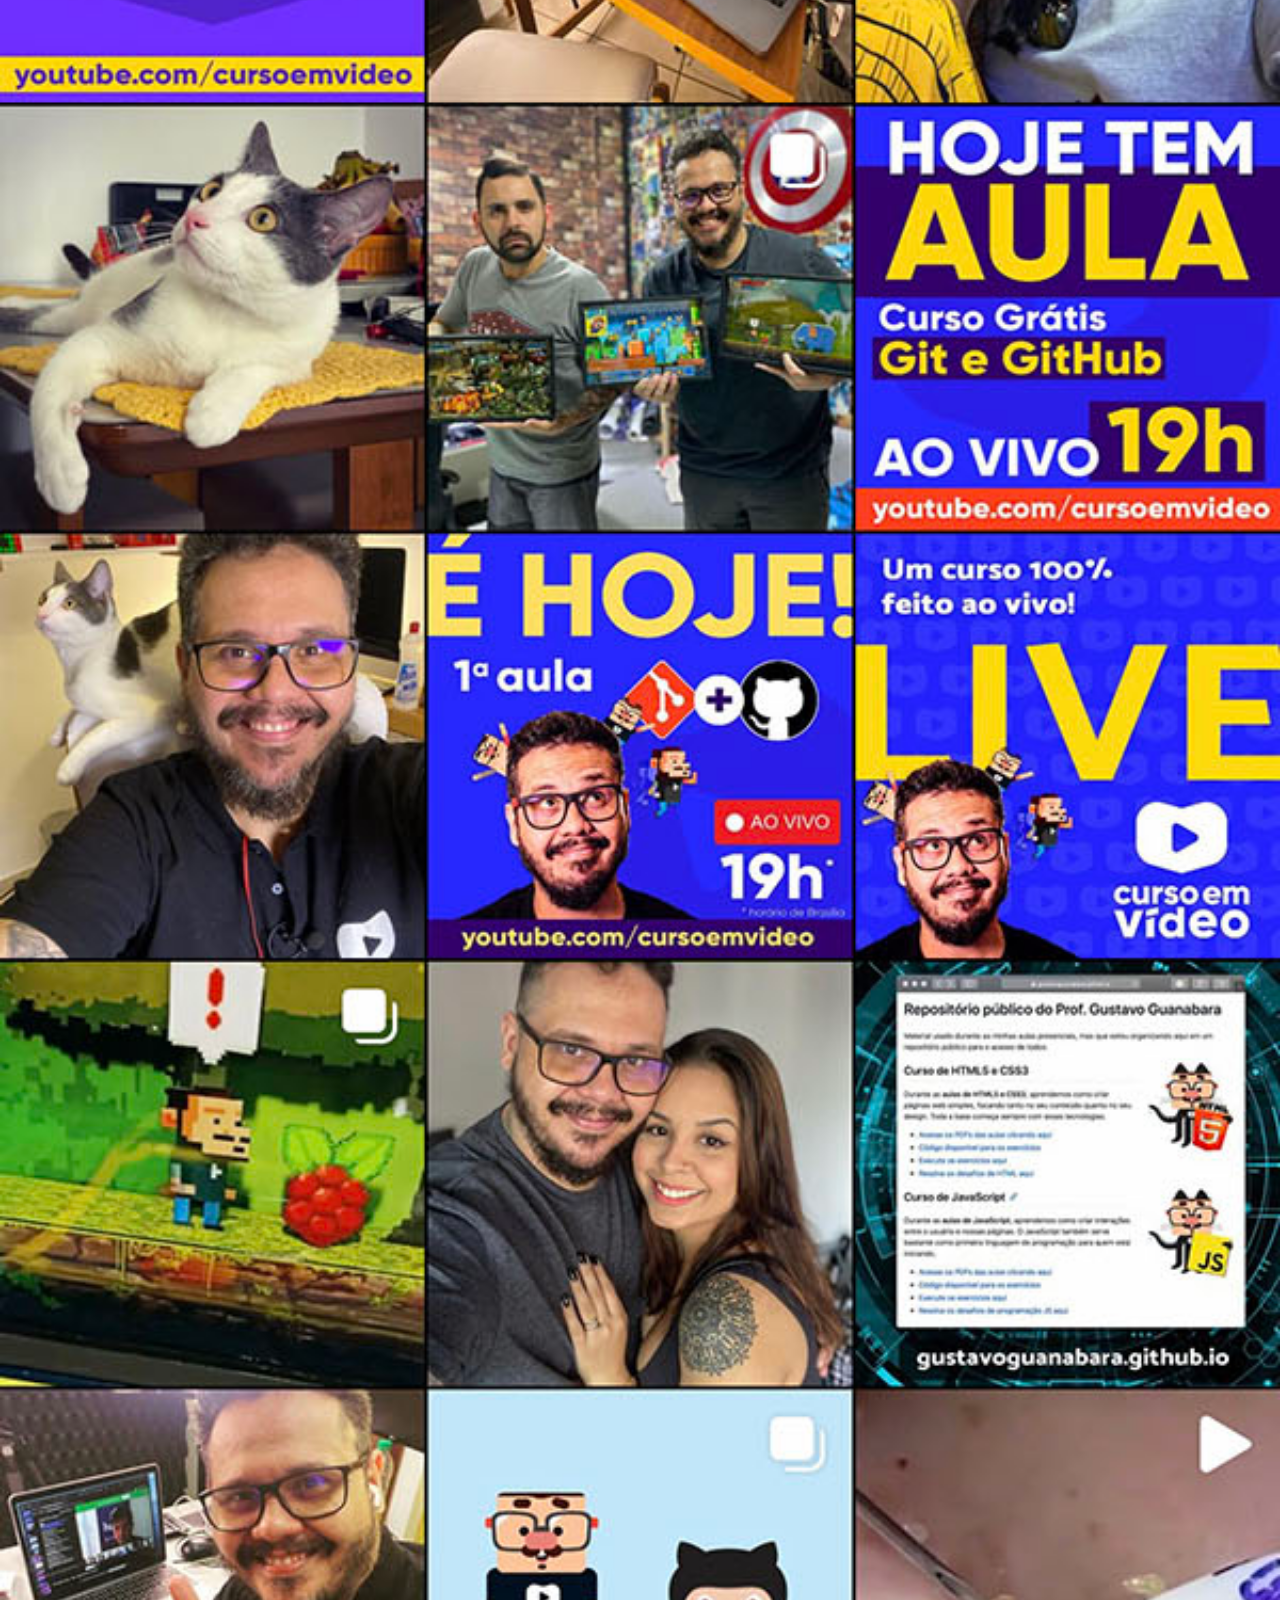
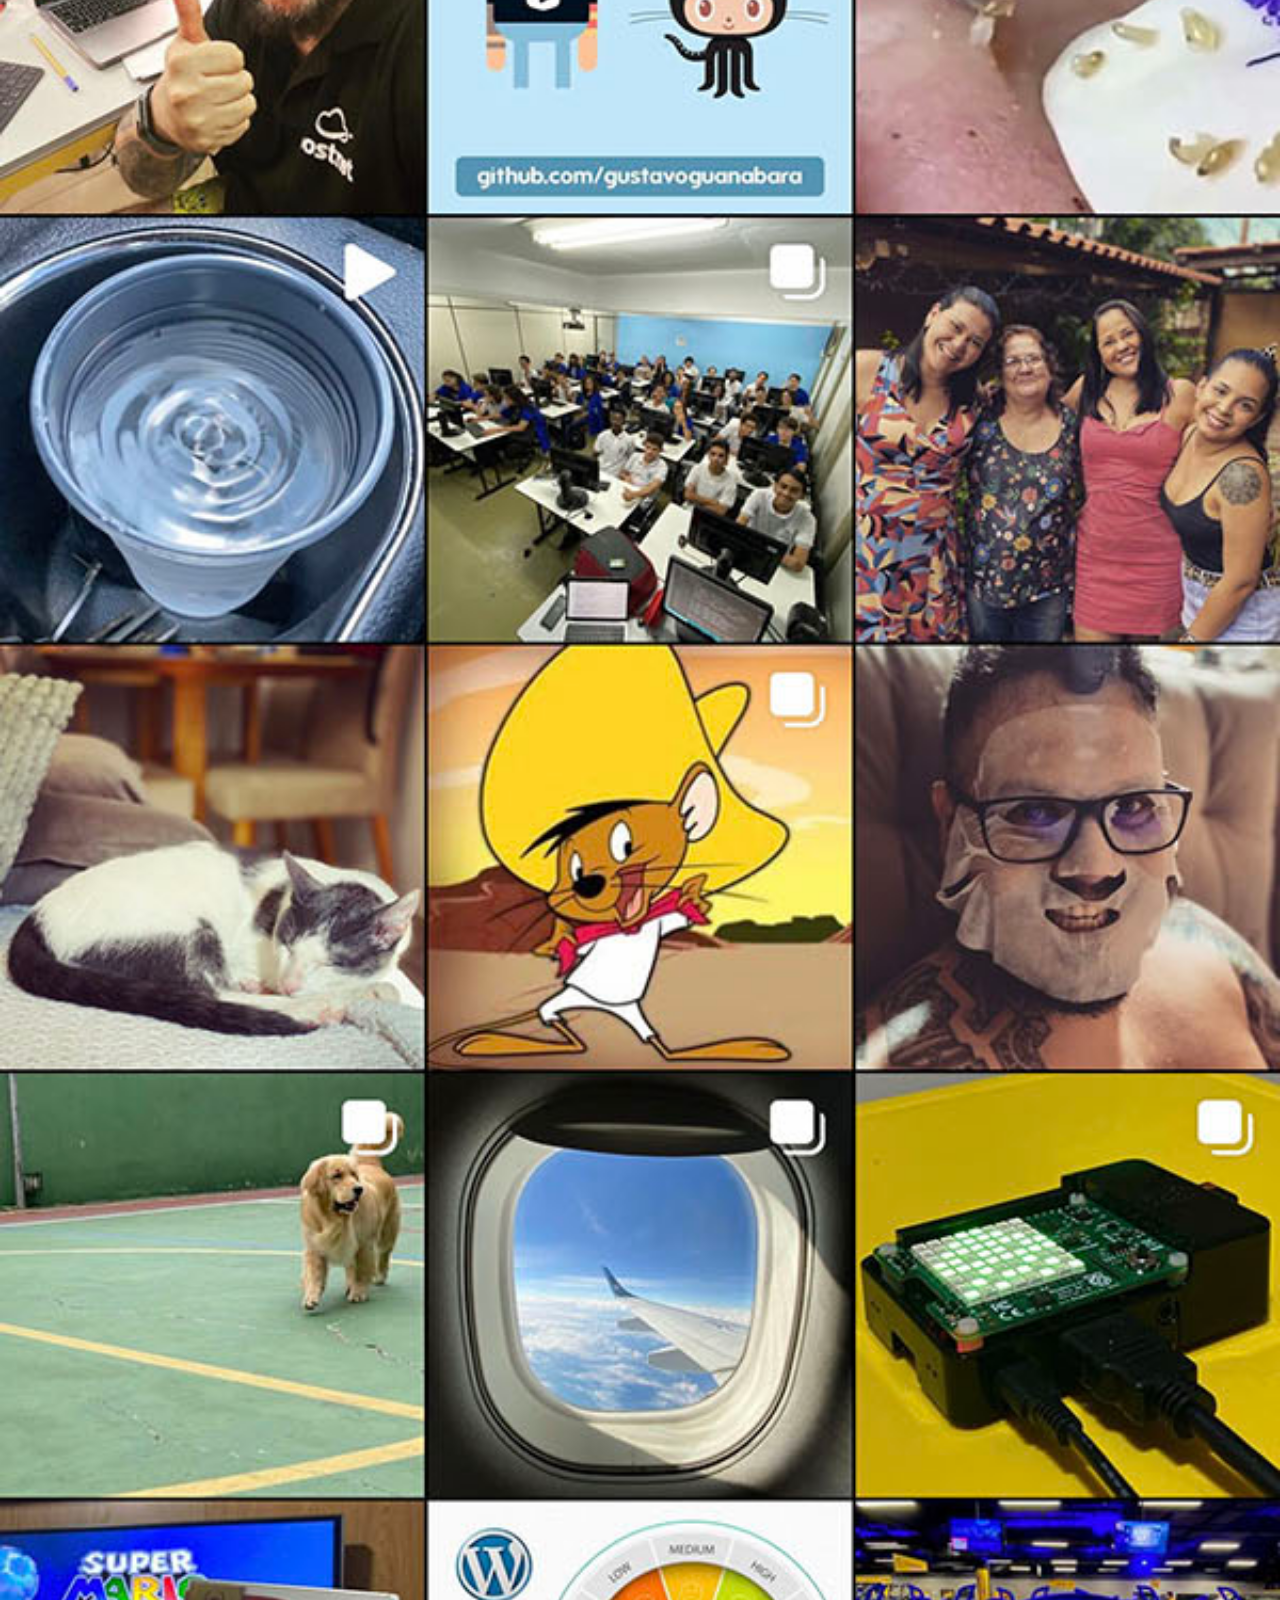
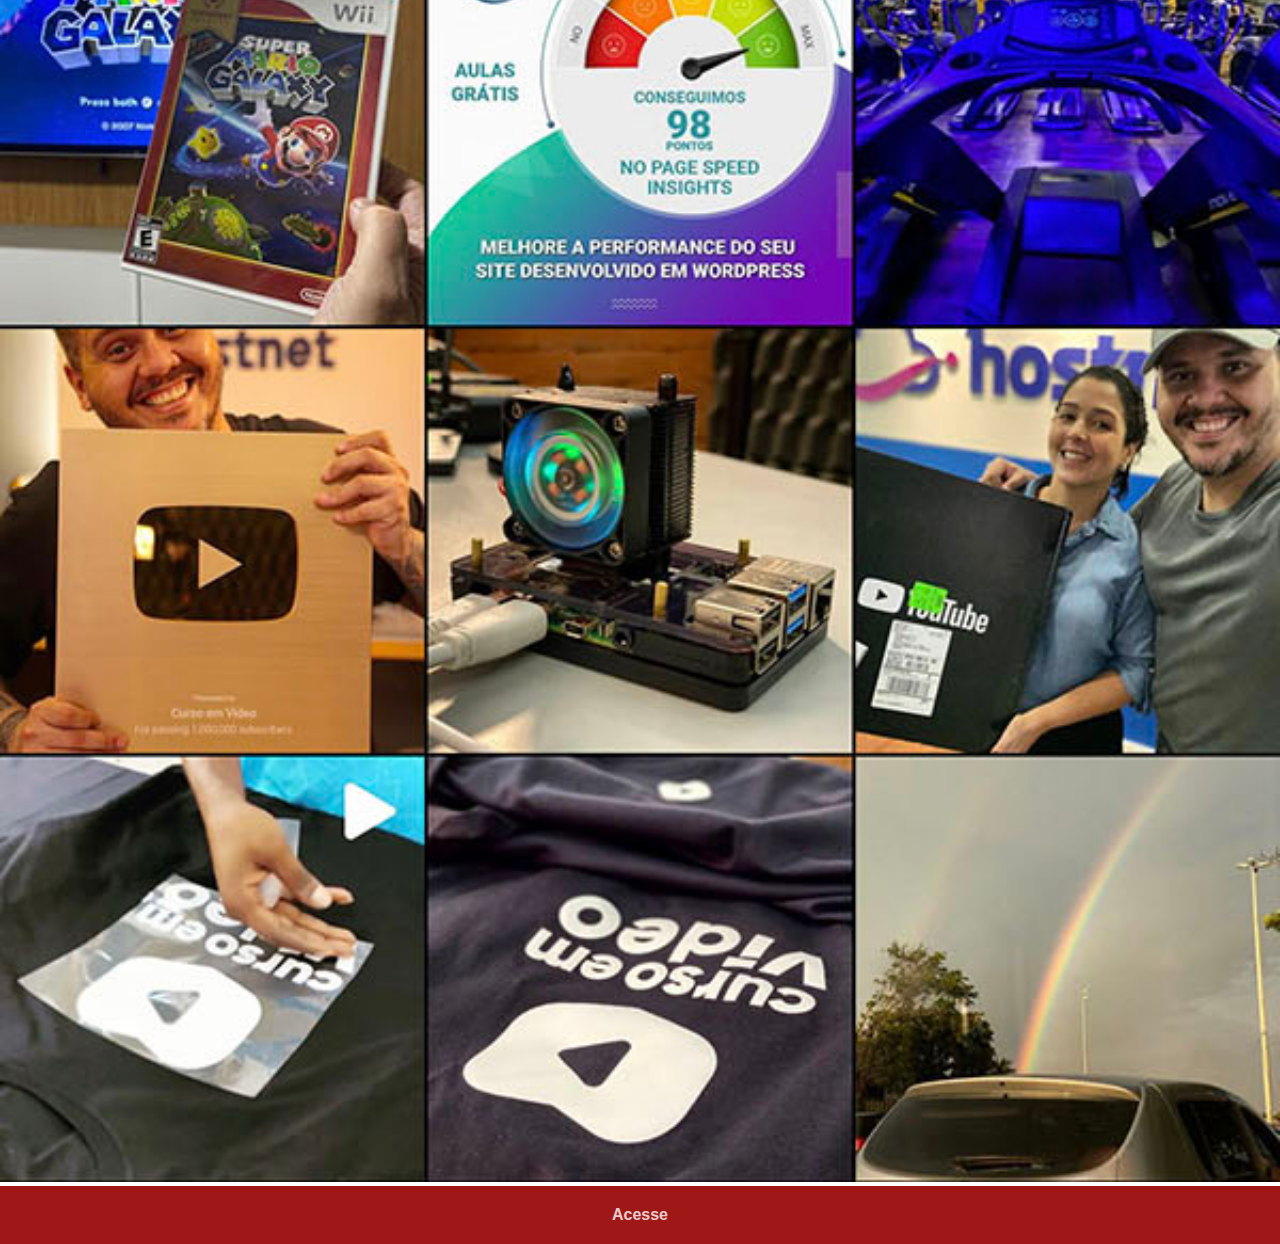
<file: instagram.html>
<!DOCTYPE html>
<html lang="pt-br">
<head>
    <meta charset="UTF-8">
    <meta http-equiv="X-UA-Compatible" content="IE=edge">
    <meta name="viewport" content="width=device-width, initial-scale=1.0">
    <title>Instagram</title>
    <link rel="stylesheet" href="styles/pages.css">
</head>
<body>
    <img src="imagens/tela-instagram.jpg" alt="Instagram Gustavo Guanabara">
    <a href="https://www.instagram.com/gustavoguanabara/" target="_blank">Acesse</a>
</body>
</html>
</file>
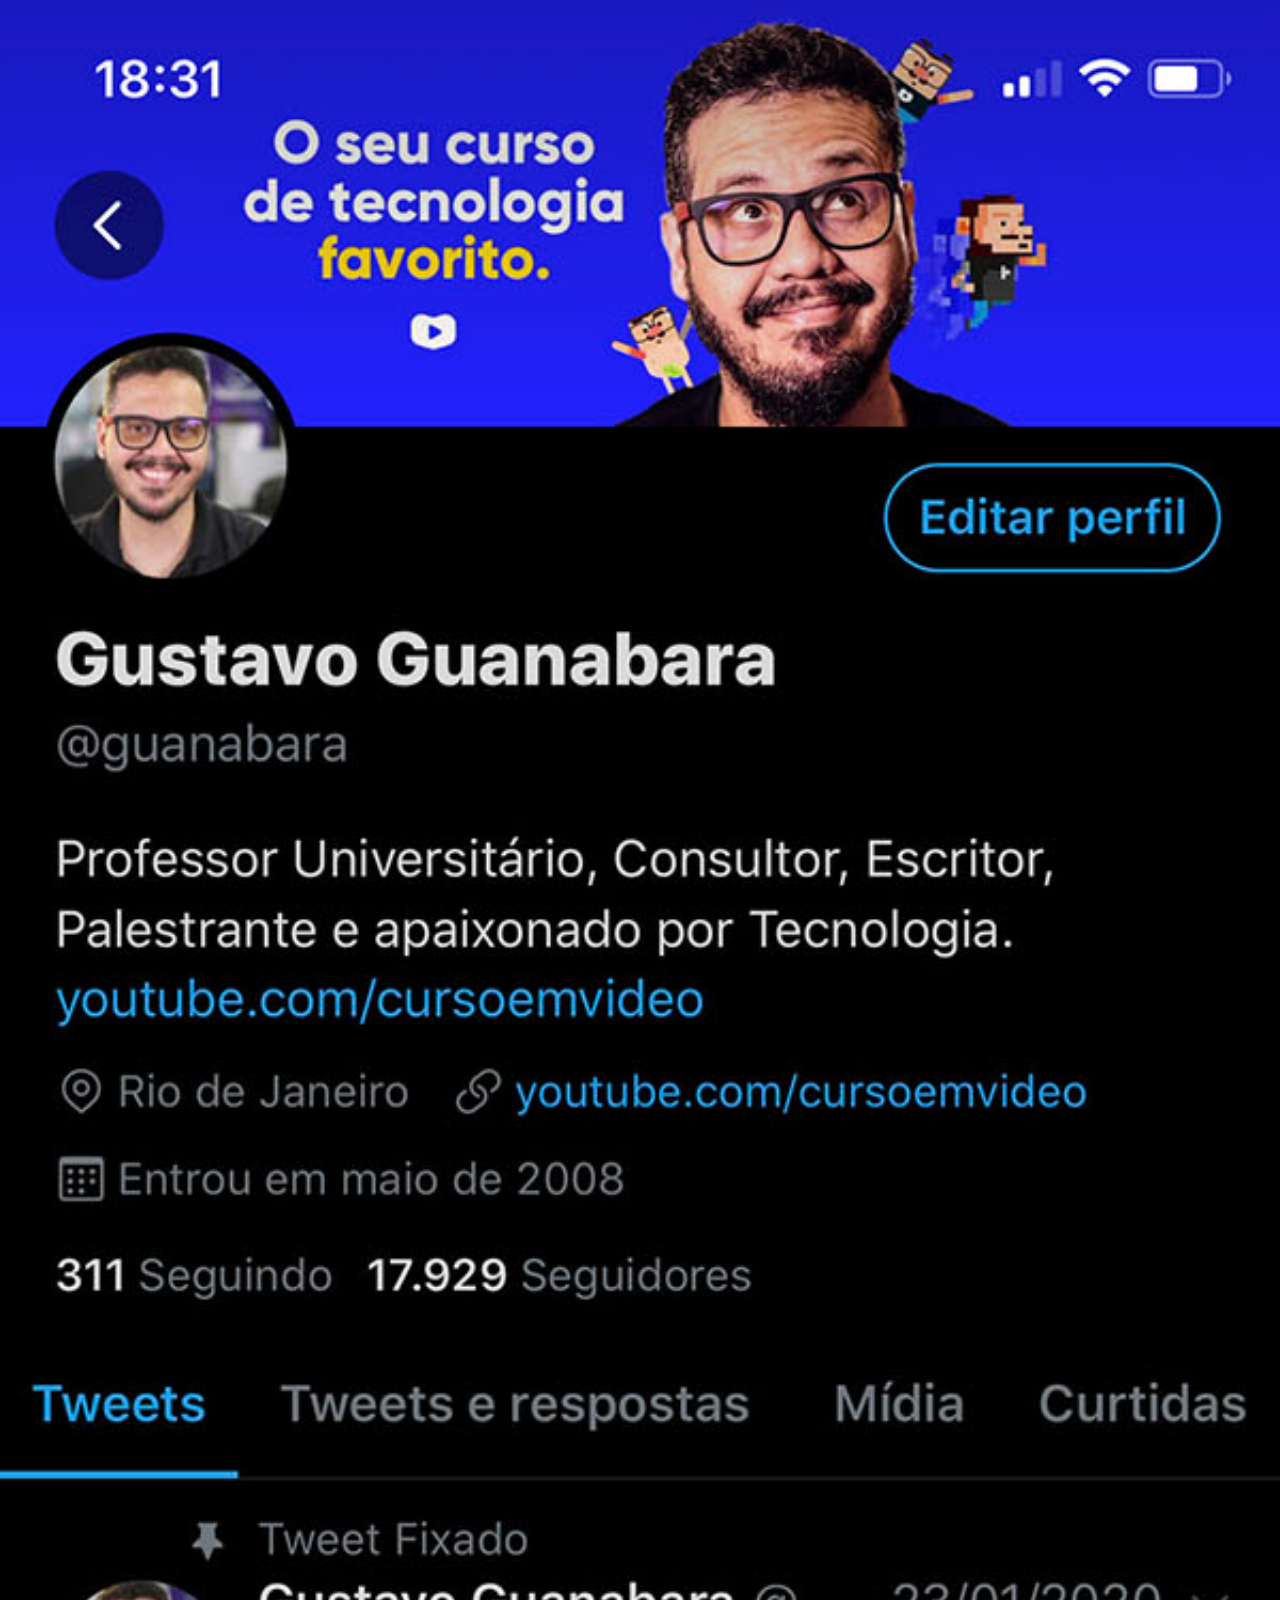
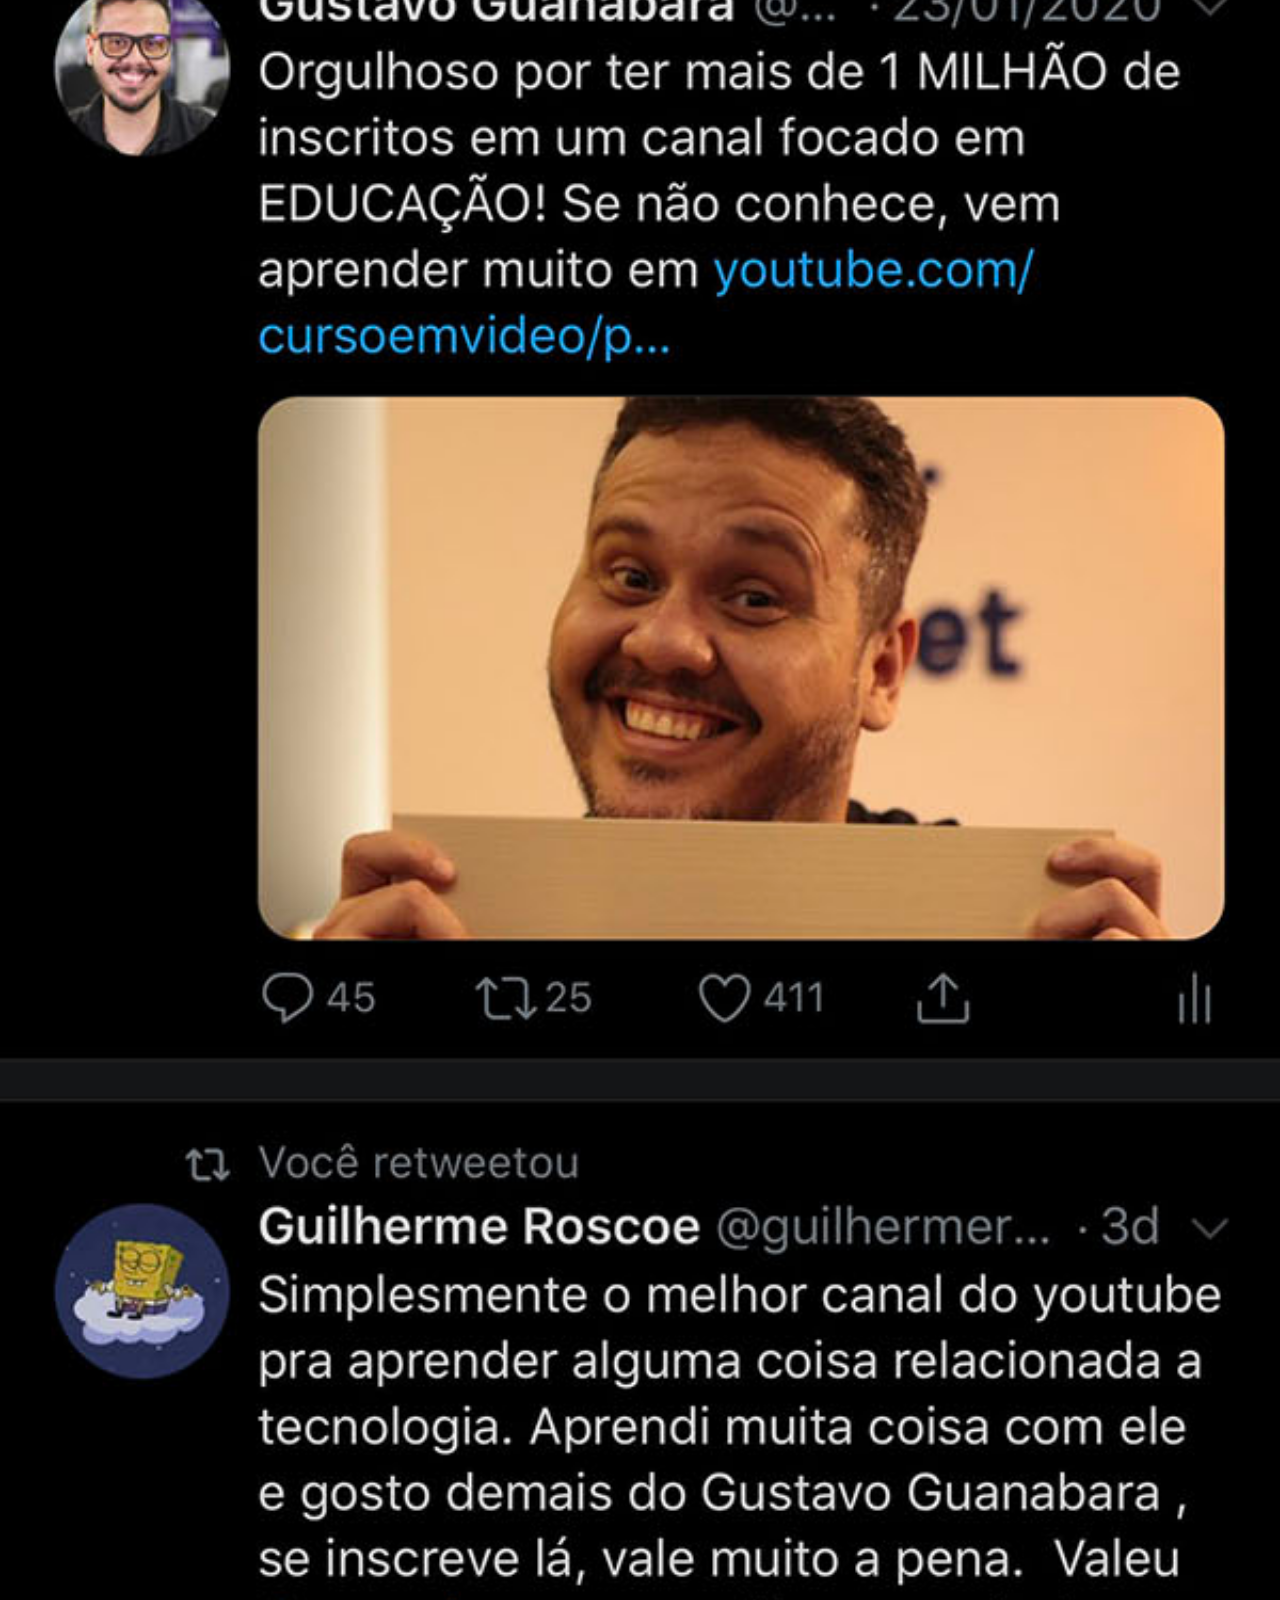
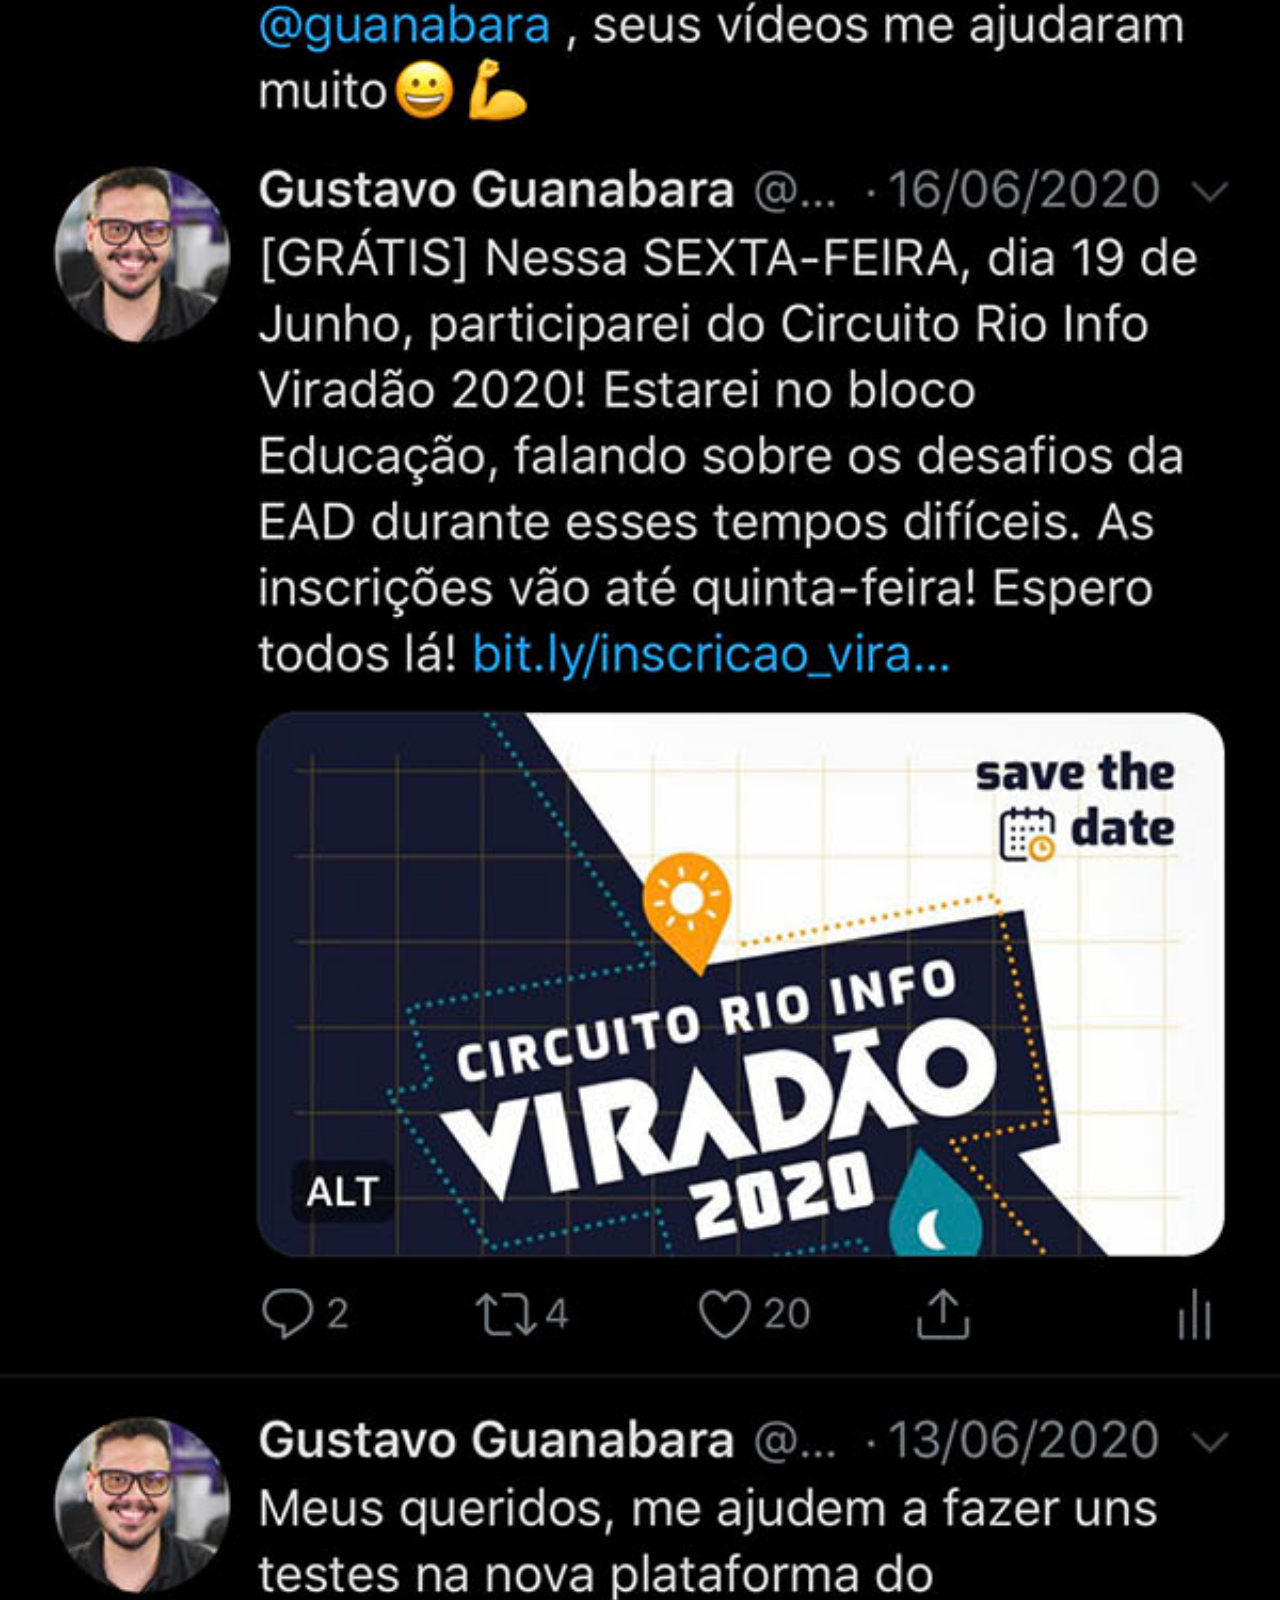
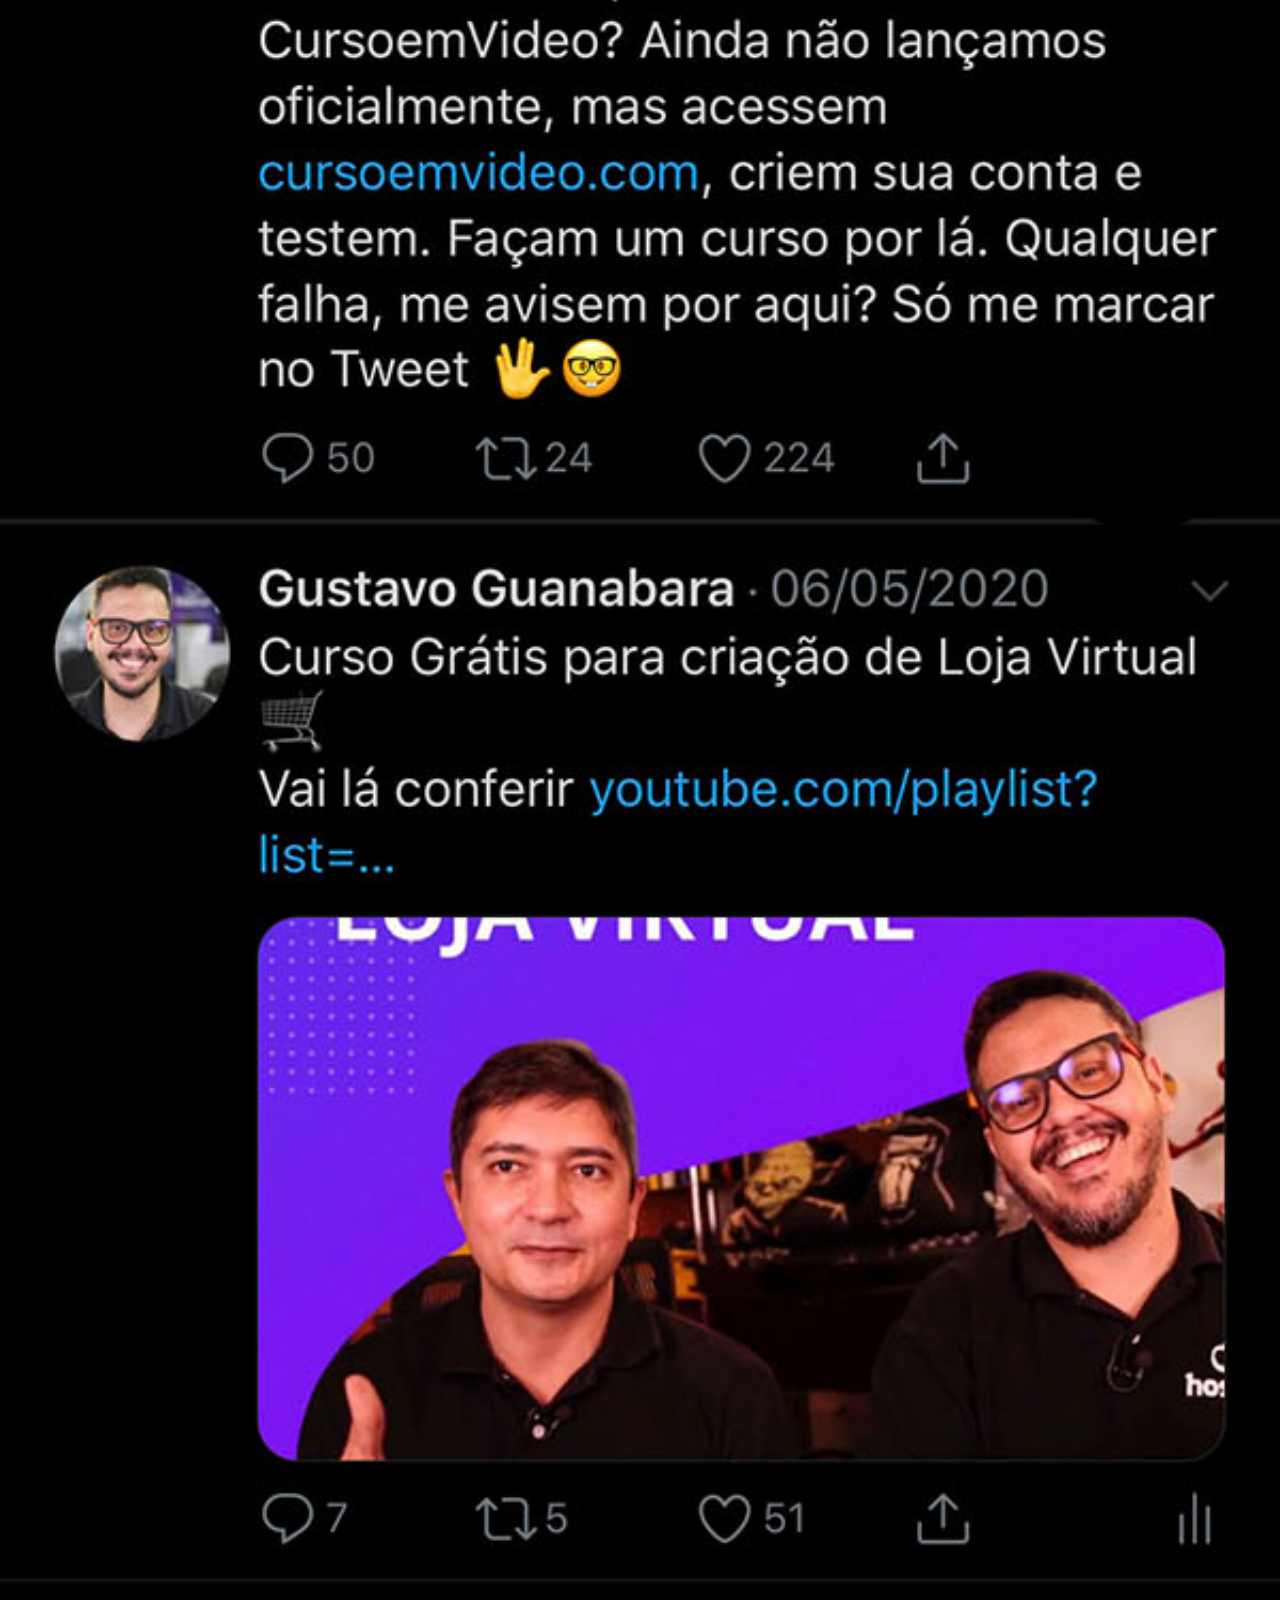
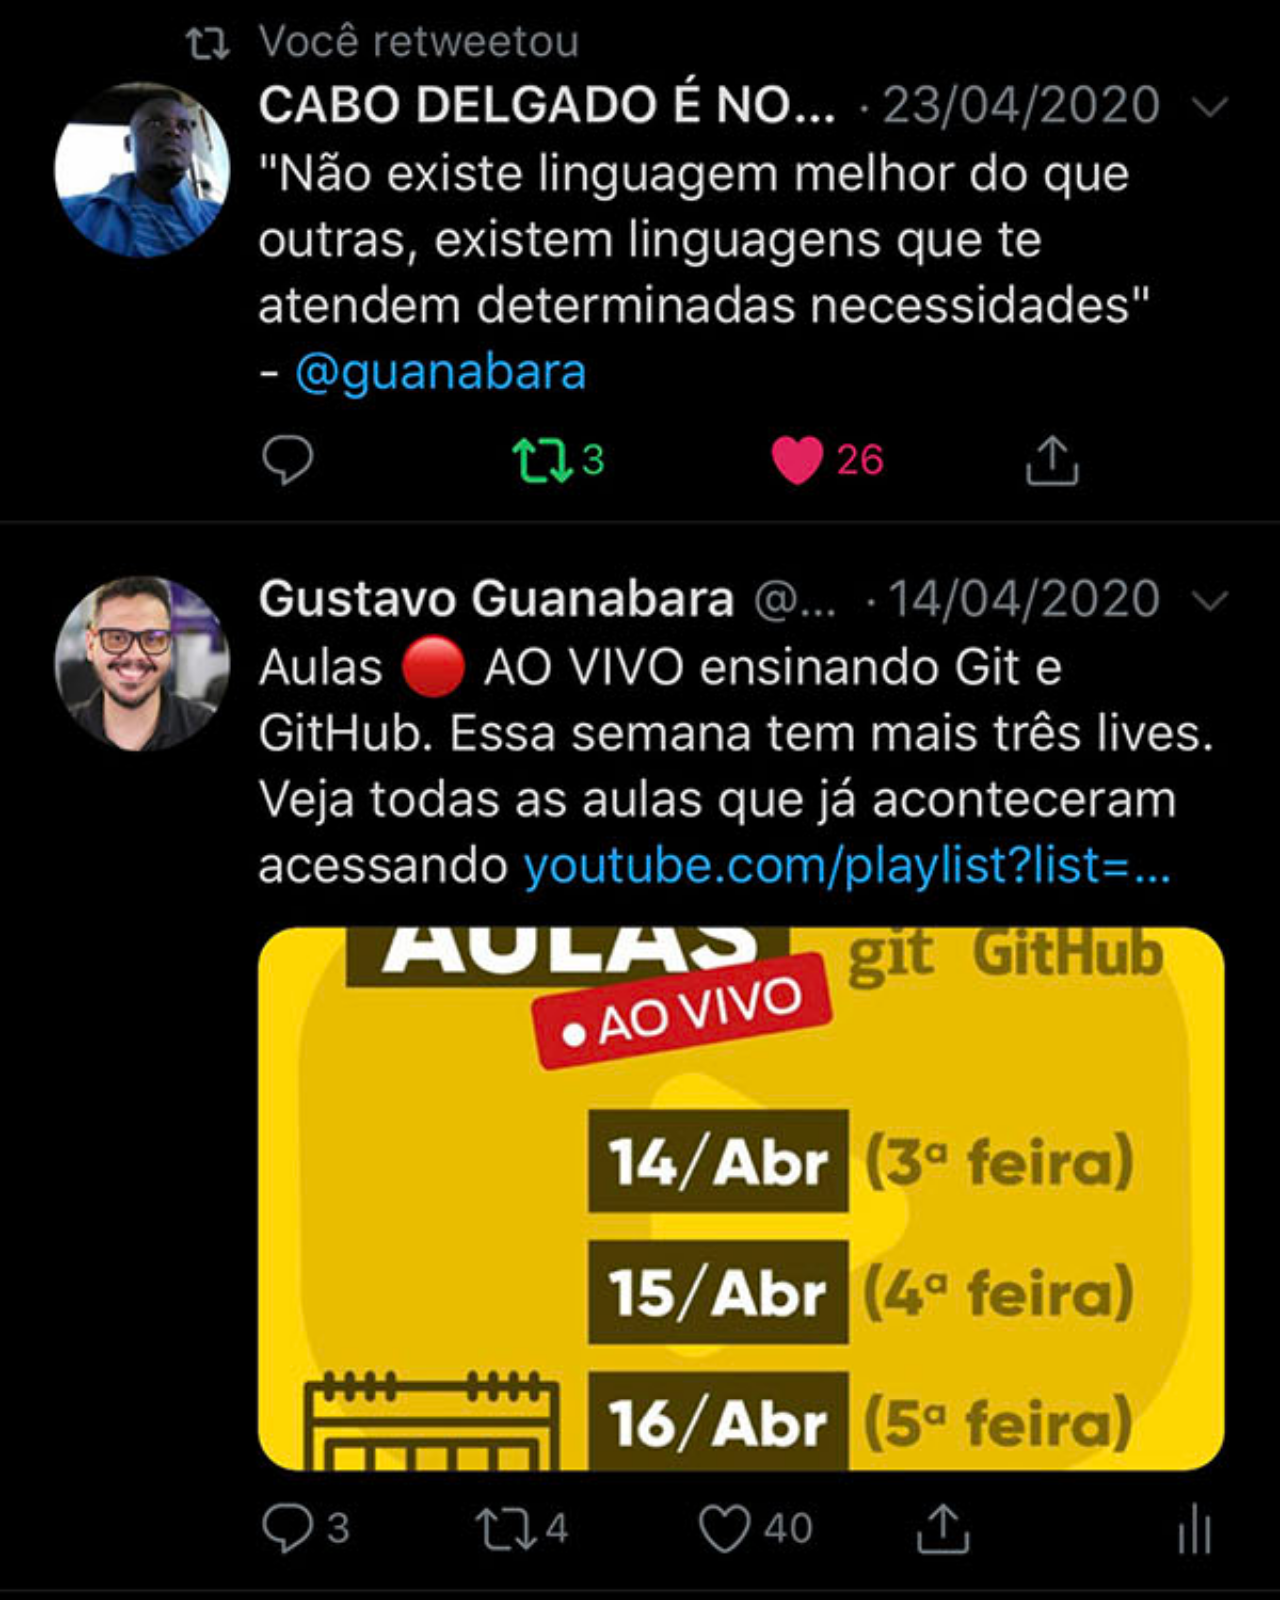
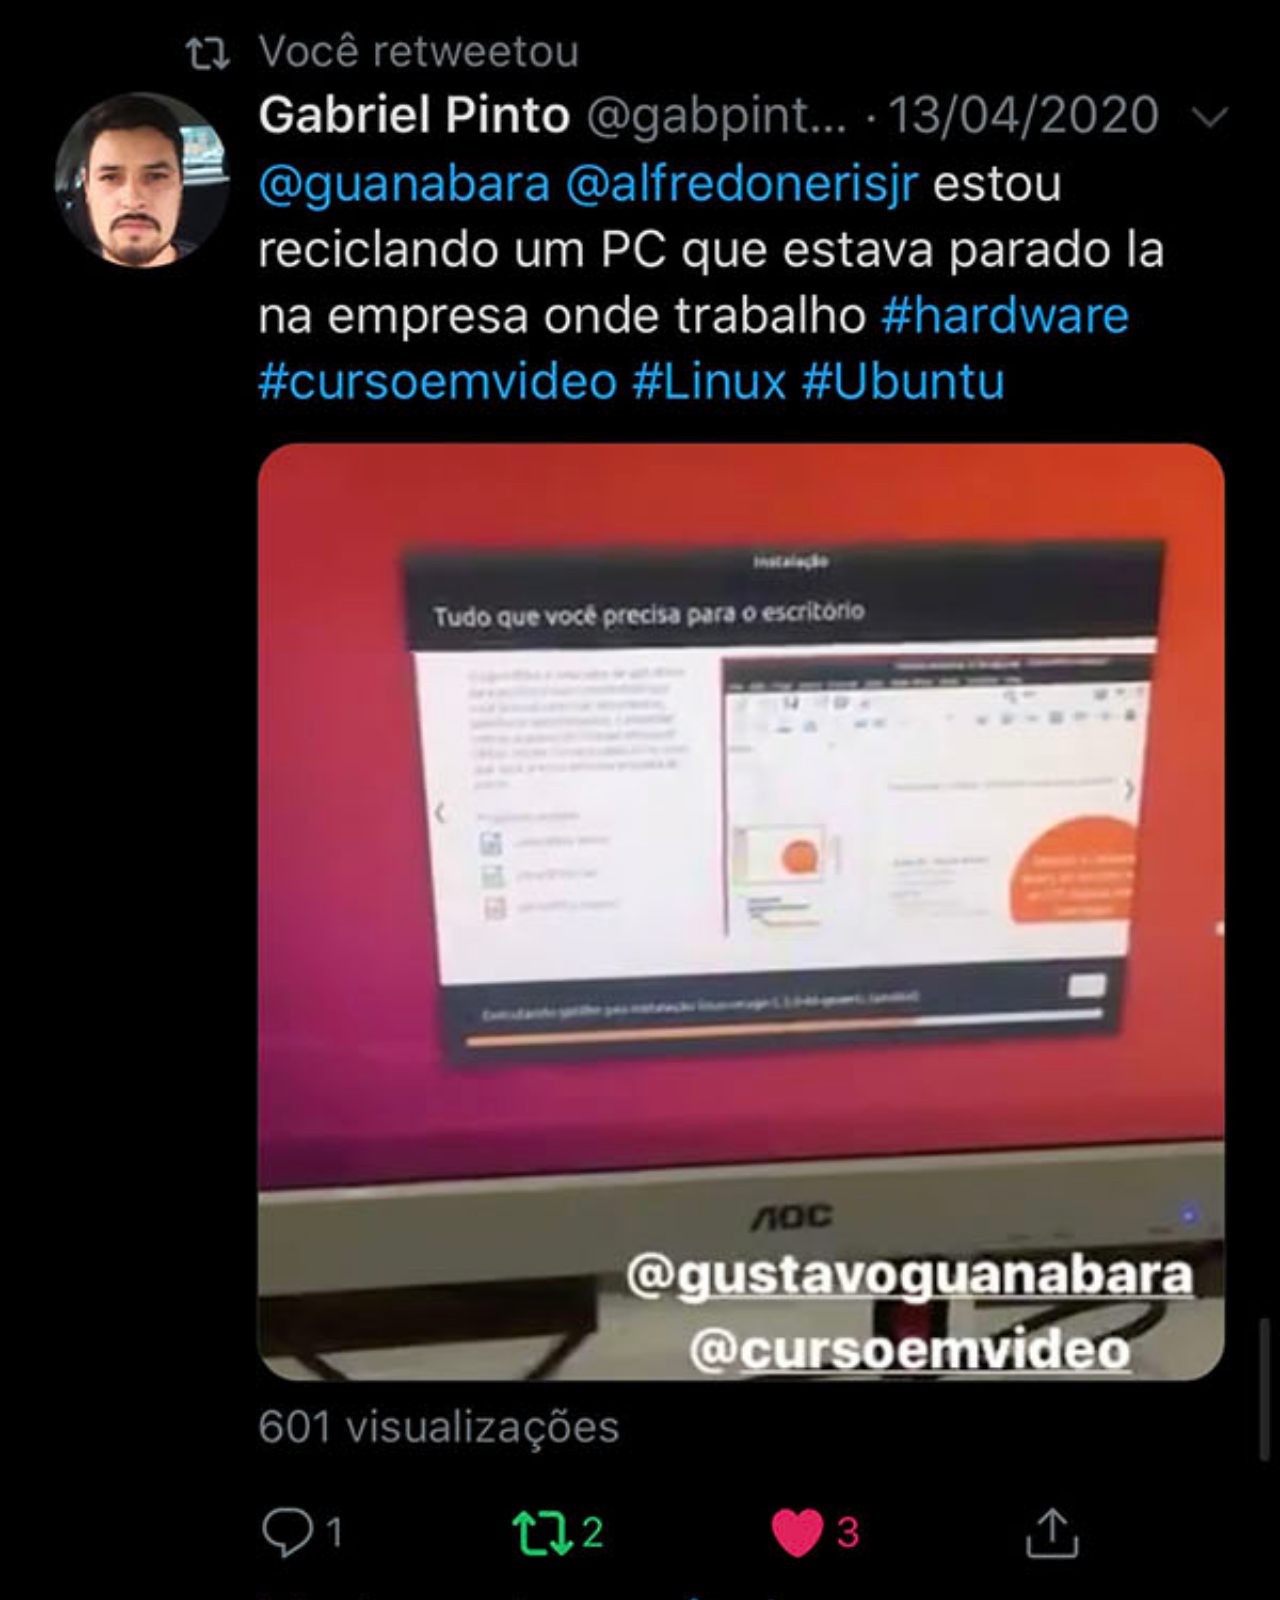
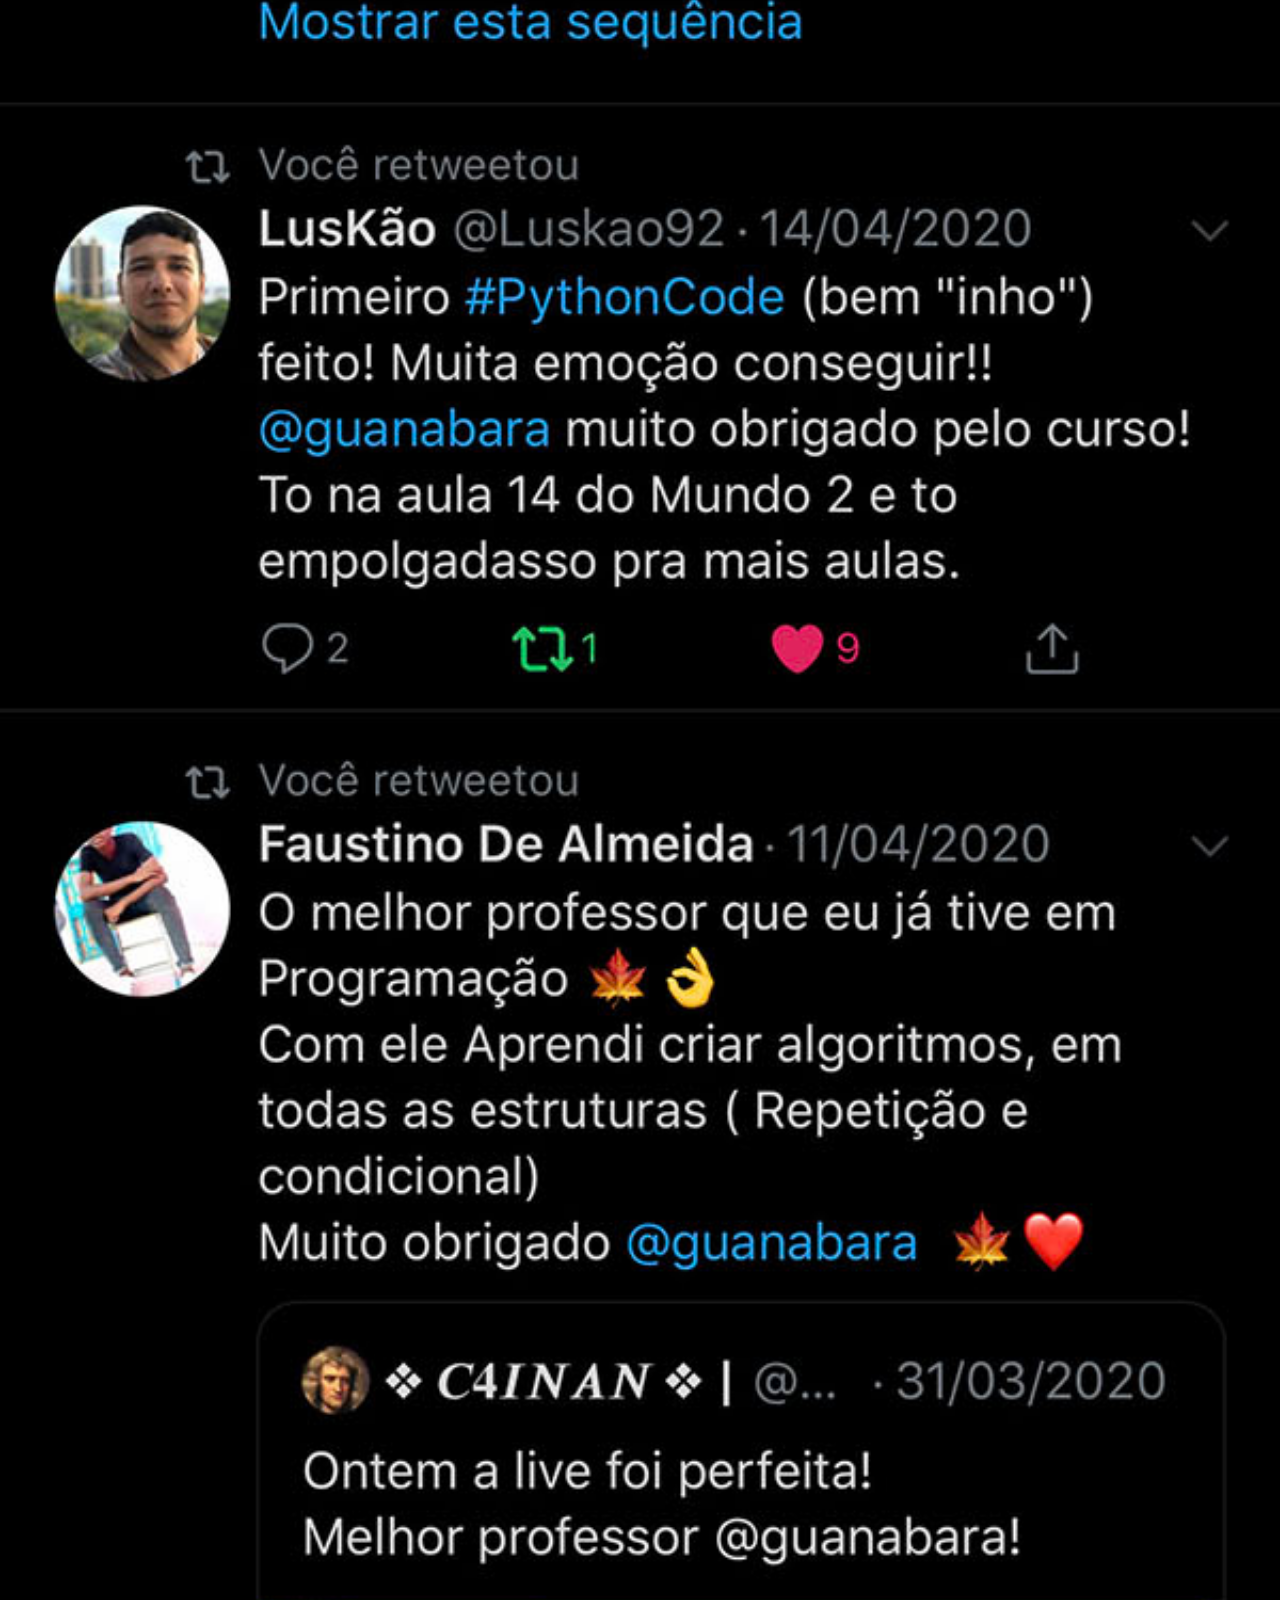
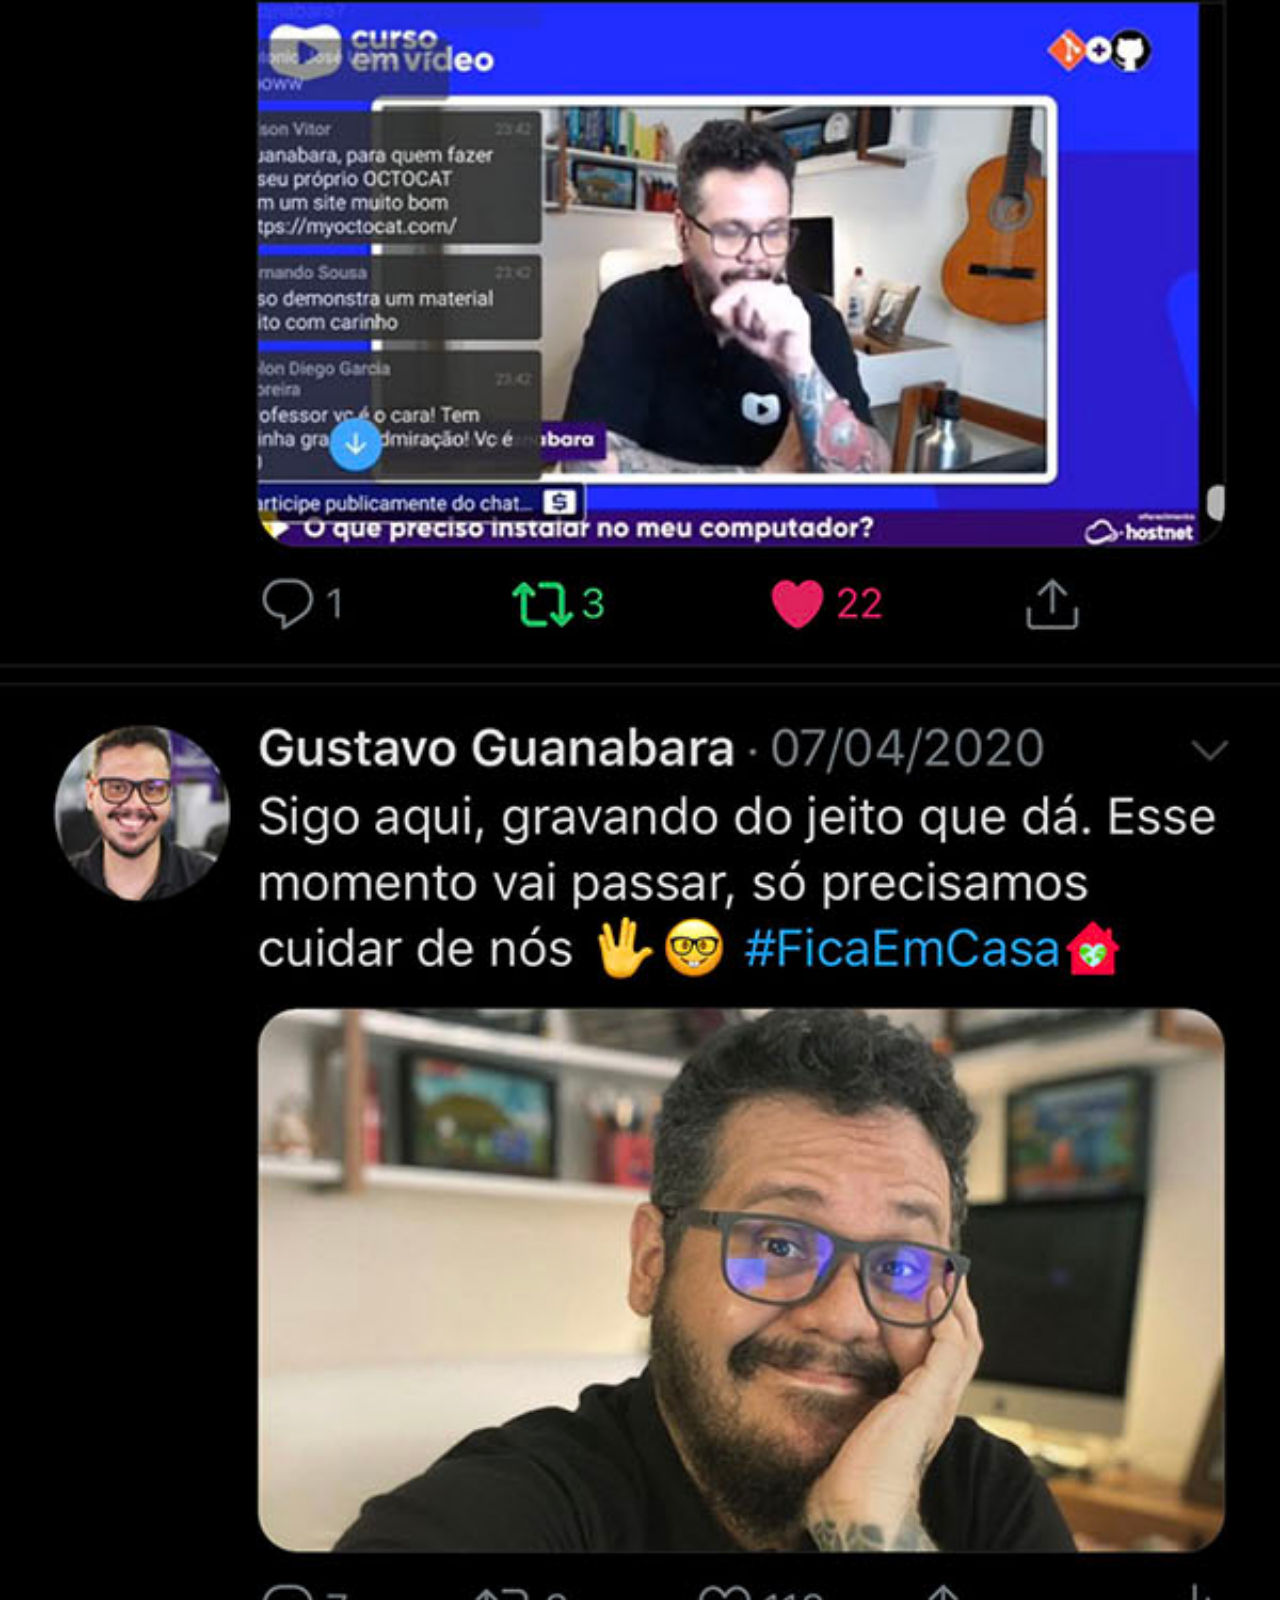
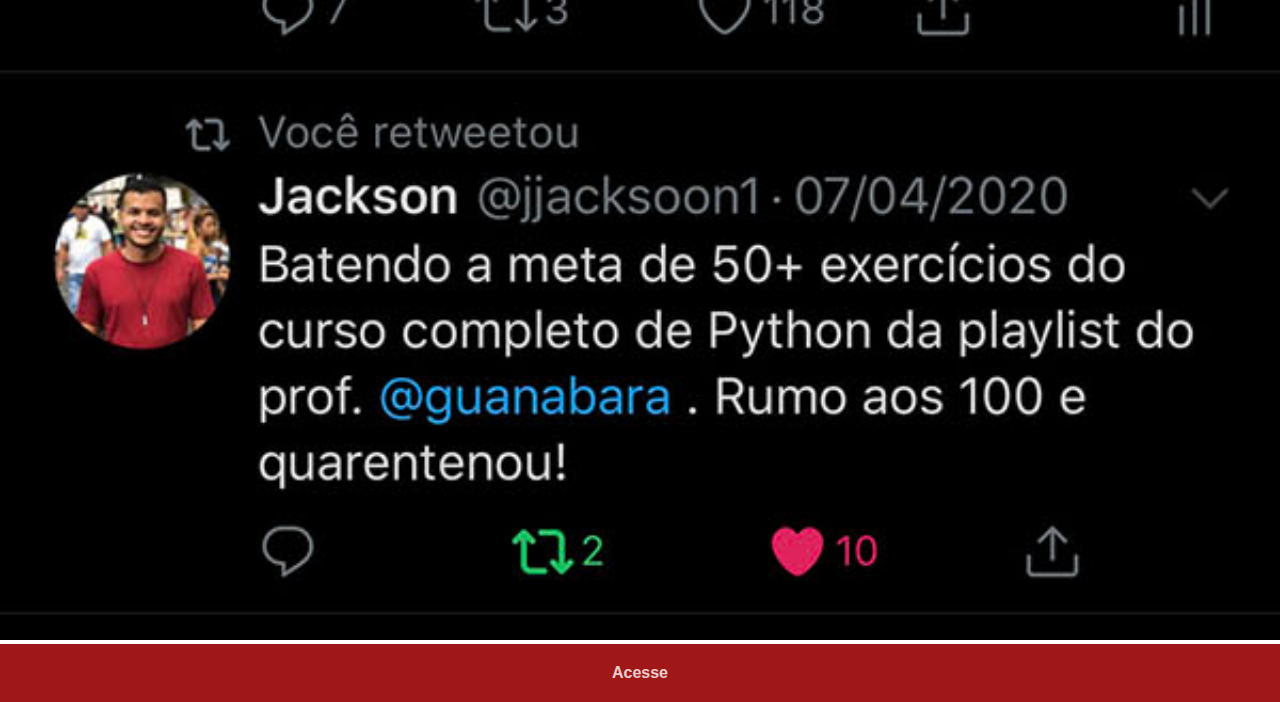
<file: twitter.html>
<!DOCTYPE html>
<html lang="pt-br">
<head>
    <meta charset="UTF-8">
    <meta http-equiv="X-UA-Compatible" content="IE=edge">
    <meta name="viewport" content="width=device-width, initial-scale=1.0">
    <title>Twitter</title>
    <link rel="stylesheet" href="styles/pages.css">
</head>
<body>
    <img src="imagens/tela-twitter.jpg" alt="Twitter Gustavo Guanabara">
    <a href="https://twitter.com/guanabara" target="_blank">Acesse</a>
</body>
</html>
</file>
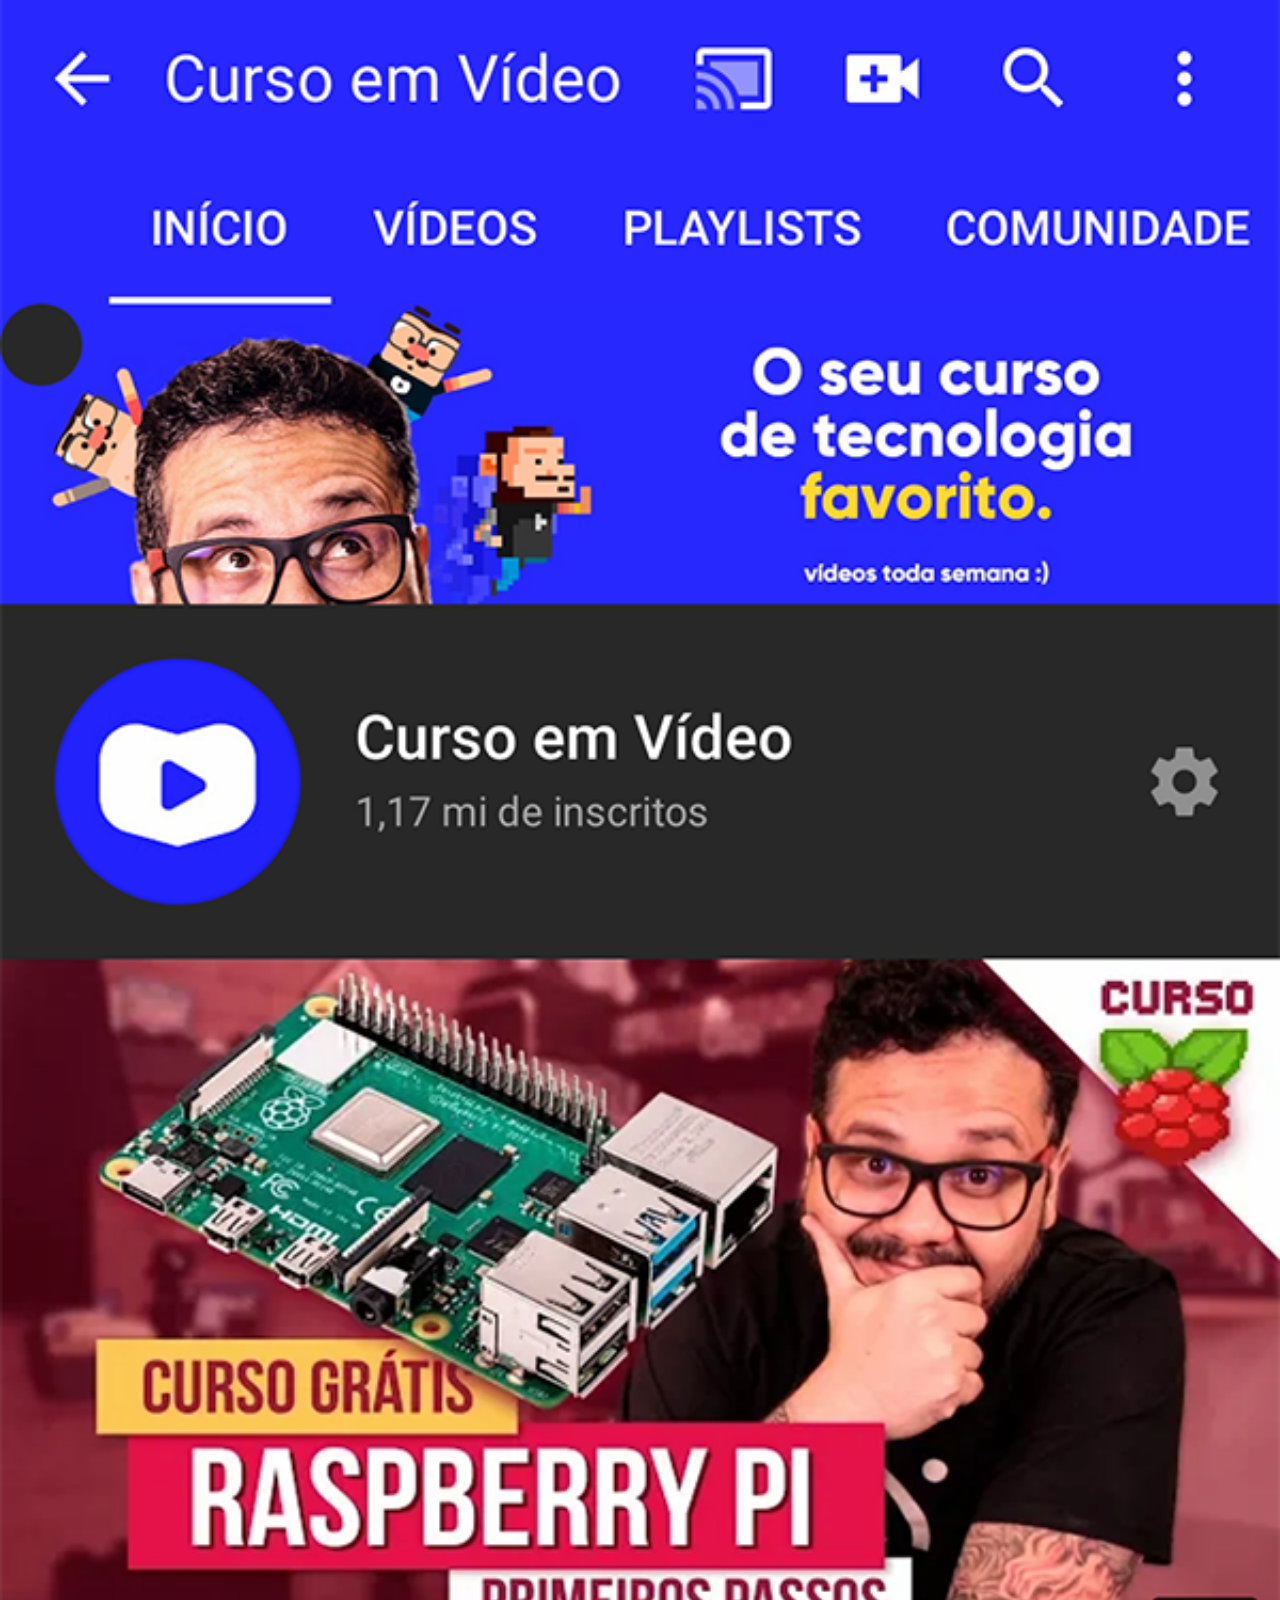
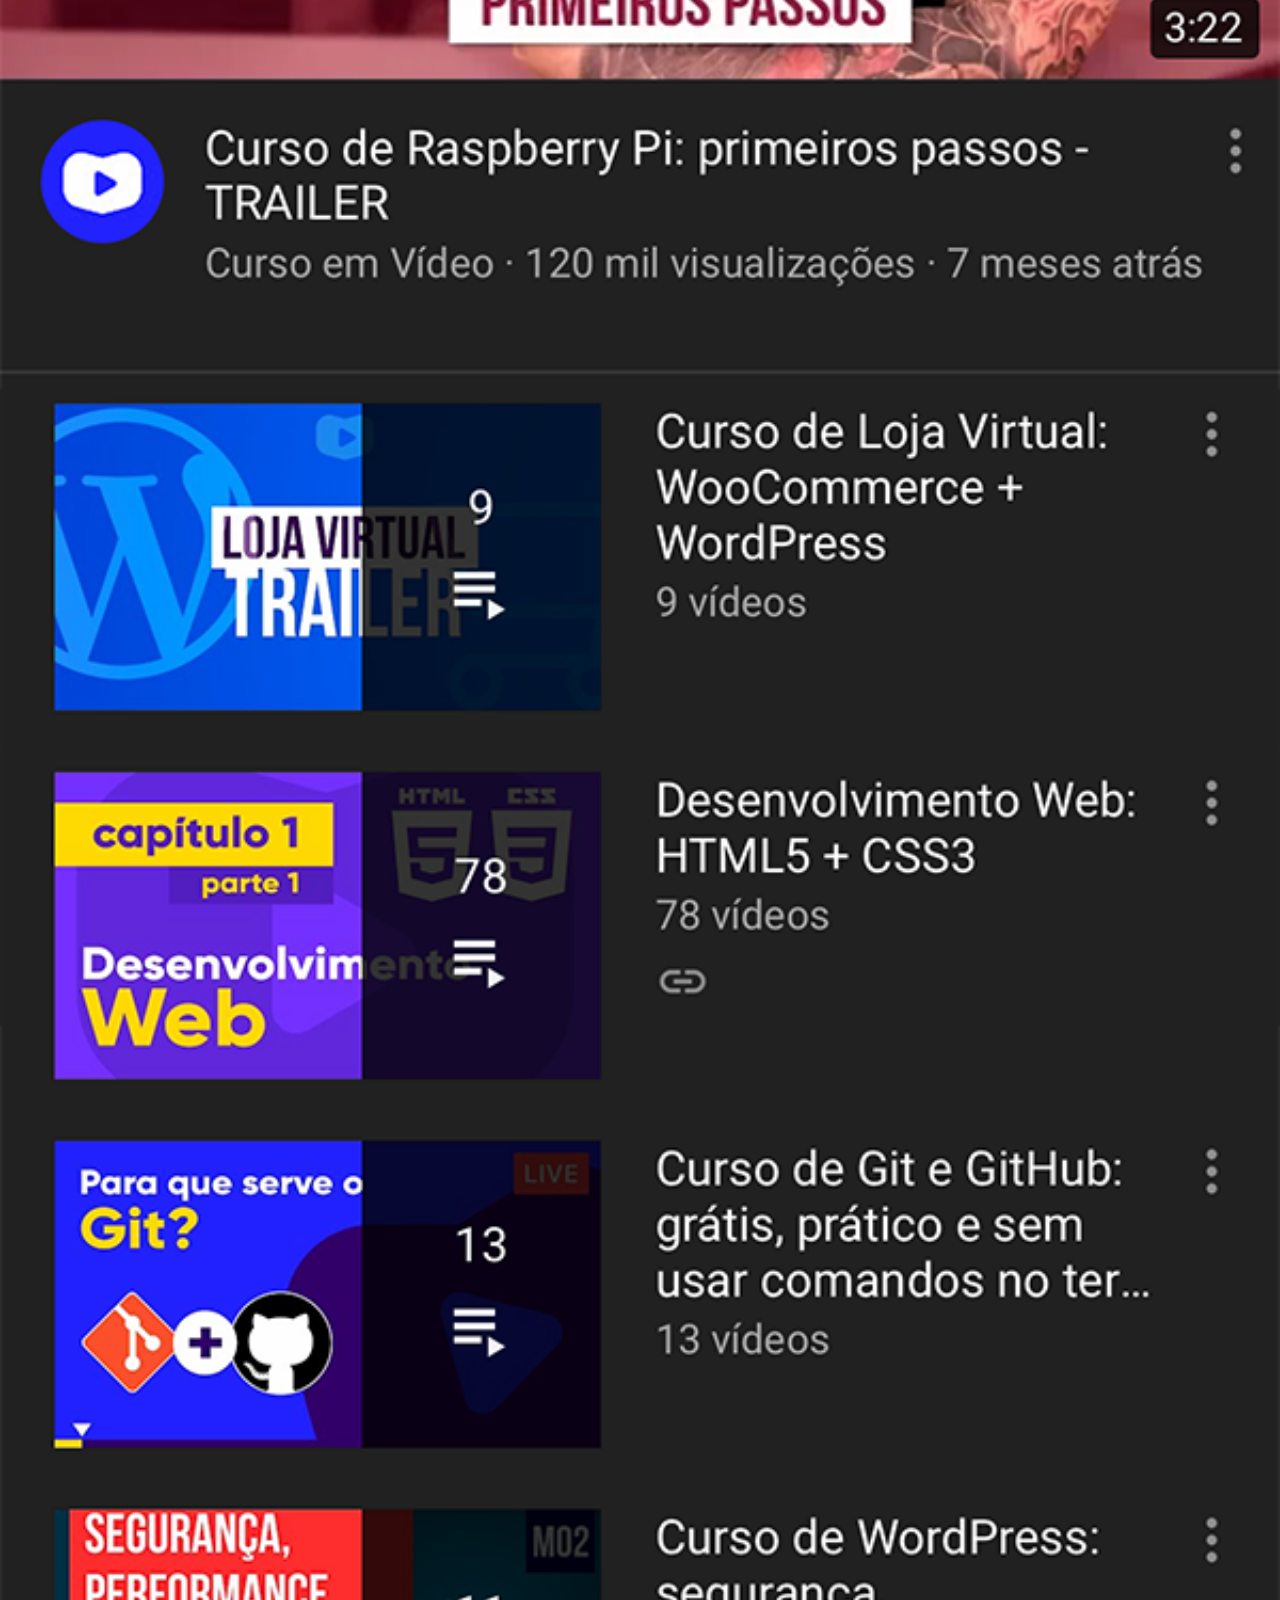
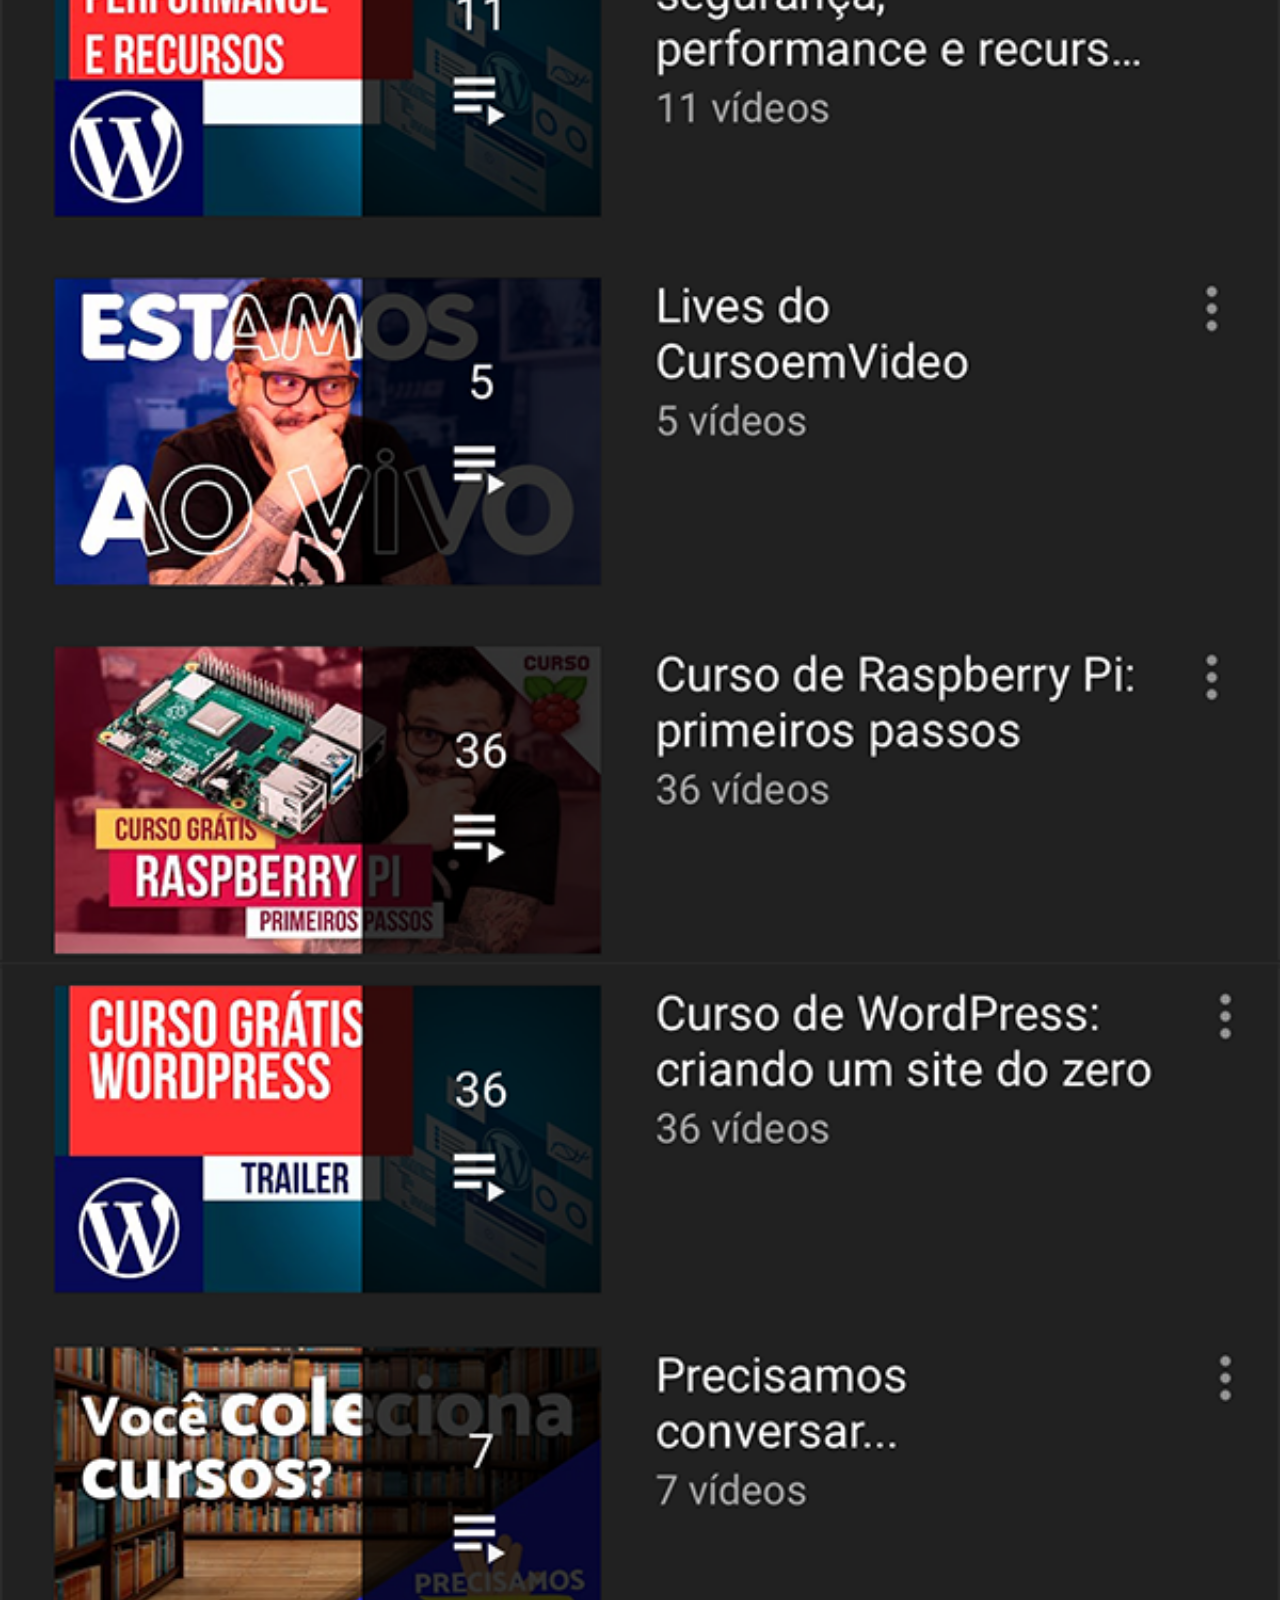
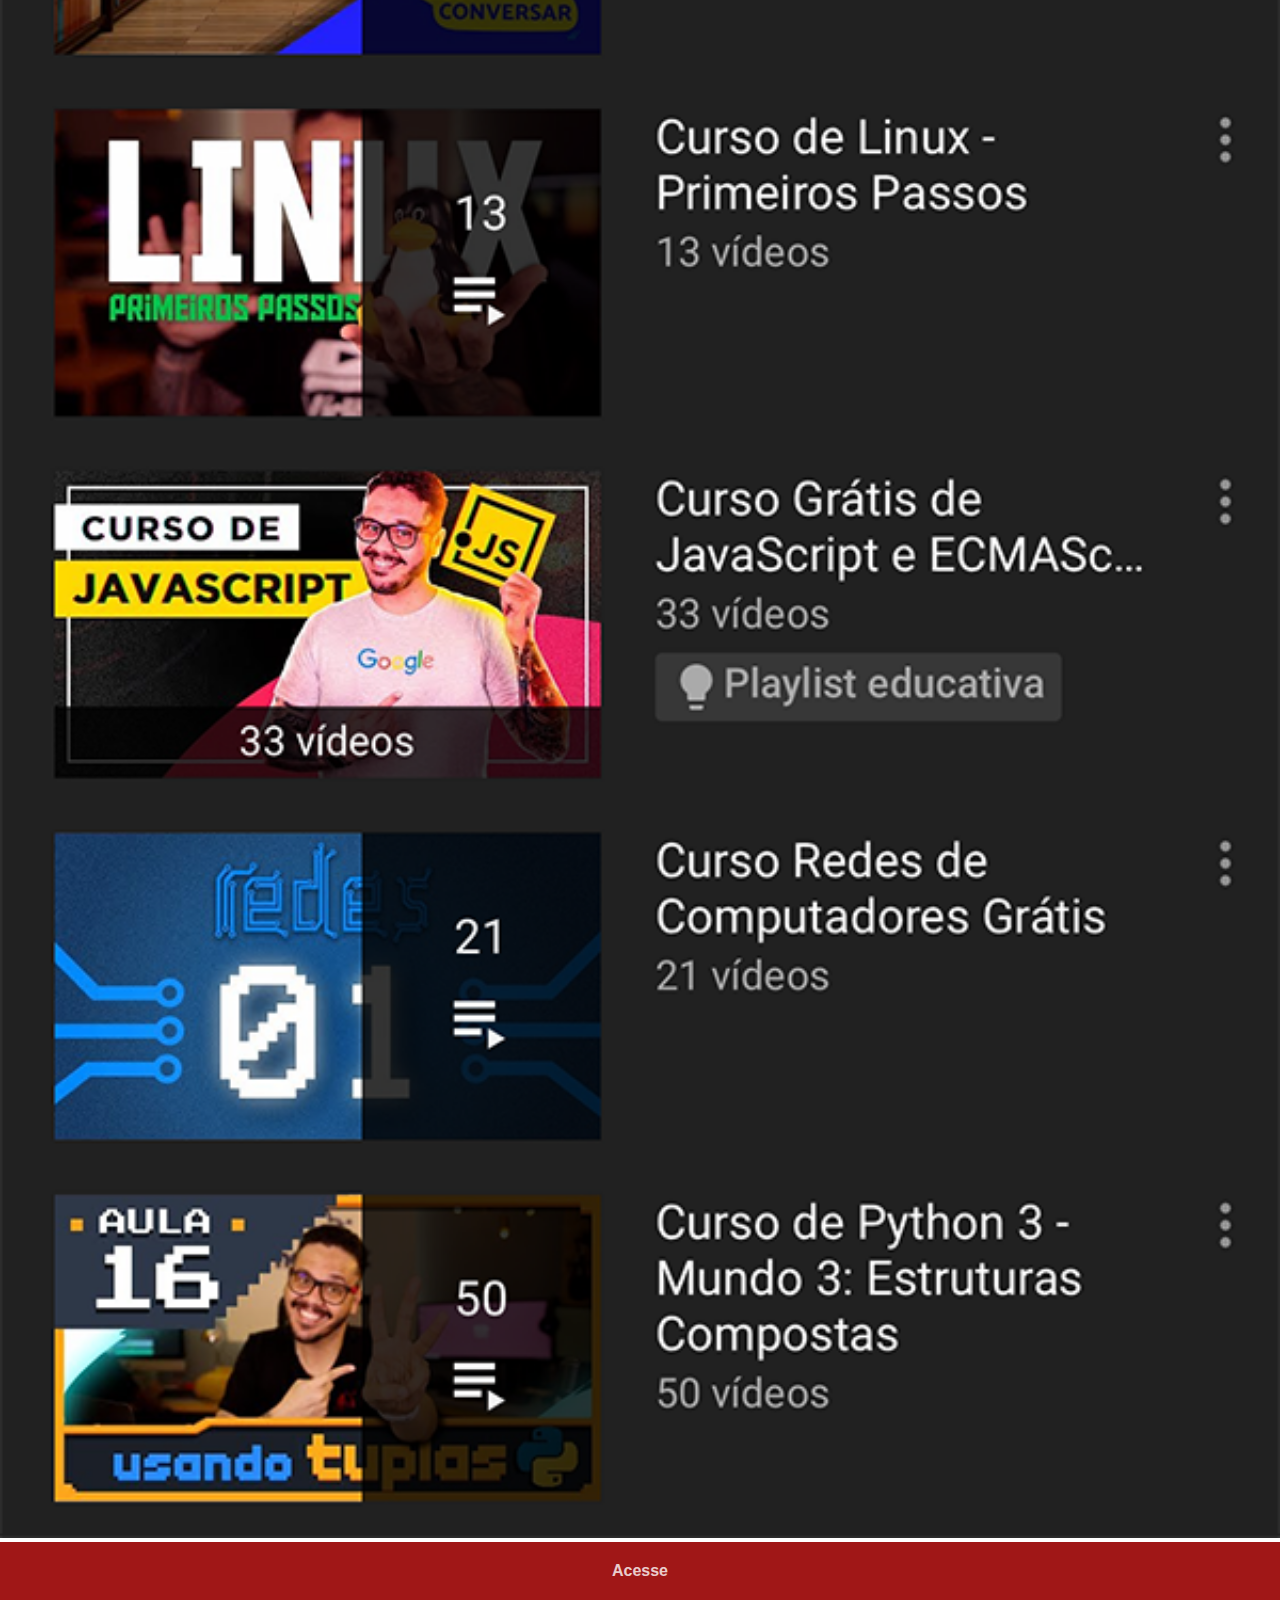
<file: youtube.html>
<!DOCTYPE html>
<html lang="pt-br">
<head>
    <meta charset="UTF-8">
    <meta http-equiv="X-UA-Compatible" content="IE=edge">
    <meta name="viewport" content="width=device-width, initial-scale=1.0">
    <title>YouTube</title>
    <link rel="shortcut icon" href="imagens/favicon.ico" type="image/x-icon">
    <link rel="stylesheet" href="styles/pages.css">
   
</head>
<body>
    <img src="imagens/tela-youtube.png" alt="Youtube Curso em Vídeo">
    <a href="https://www.youtube.com/channel/UCrWvhVmt0Qac3HgsjQK62FQ" target="_blank">Acesse</a>
</body>
</html>
</file>
<file: styles/style.css>
@charset "UTF-8";

*{
    margin: 0;
    padding: 0;
    font-family: Arial, Helvetica, sans-serif;
}

html, body{
    background-color: black;
    height: 100vh;
    width: 100vw;
}

body{
    height: 100vh;
    width: 100vw;
    background: url(../imagens/fundo-madeira.jpg) no-repeat top center;
    background-size: cover ;
    background-attachment:fixed;

    

}

main{
    position: relative;
    height: 100vh;
    
    
}

section#telefone{
    position: absolute;
    top: 50%;
    left: 50%;
    transform: translate(-50%, -50%);

    height: 627px;
    width: 311px;

    background: url(../imagens/frame-iphone.png) no-repeat;
}

iframe#tela{
    position: relative;
    left: 22px;
    top: 80px;

    width: 267px;
    height: 471px;
}

section#redes-sociais{
    text-align: right;
}
section#redes-sociais img{
    width: 50px;
    margin: 10px;
    border-radius: 50%;
    box-shadow: 2px 2px 5px rgba(0, 0, 0, 0.4);
    box-sizing: border-box;
    
}
section#redes-sociais img:hover {
    border: 2px solid rgba(255, 255, 255, 0.640);
    transform: translate(-3px,-3px);
    box-shadow: 5px 5px 10px black;
    transition: transform .3s broder 1s;


}
</file>
<file: styles/pages.css>
@charset "utf-8";

 * {
     margin: 0px;
     padding: 0px;
     font-family: Arial, Helvetica, sans-serif;
 }

 img {
     width: 100vw;
 }

 ::-webkit-scrollbar {
     width: 0;
     height: 0;
 }

 a {
     background-color: #990606ee;
     color: #ffffffcc;
     display: block;
     text-decoration: none;
     text-align: center;
     padding: 20px;
     font-weight: bolder;
 }

 a:hover {
     text-decoration: underline;
     background-color: #f70202fa;
     color: #ffffff;
 }
</file>
